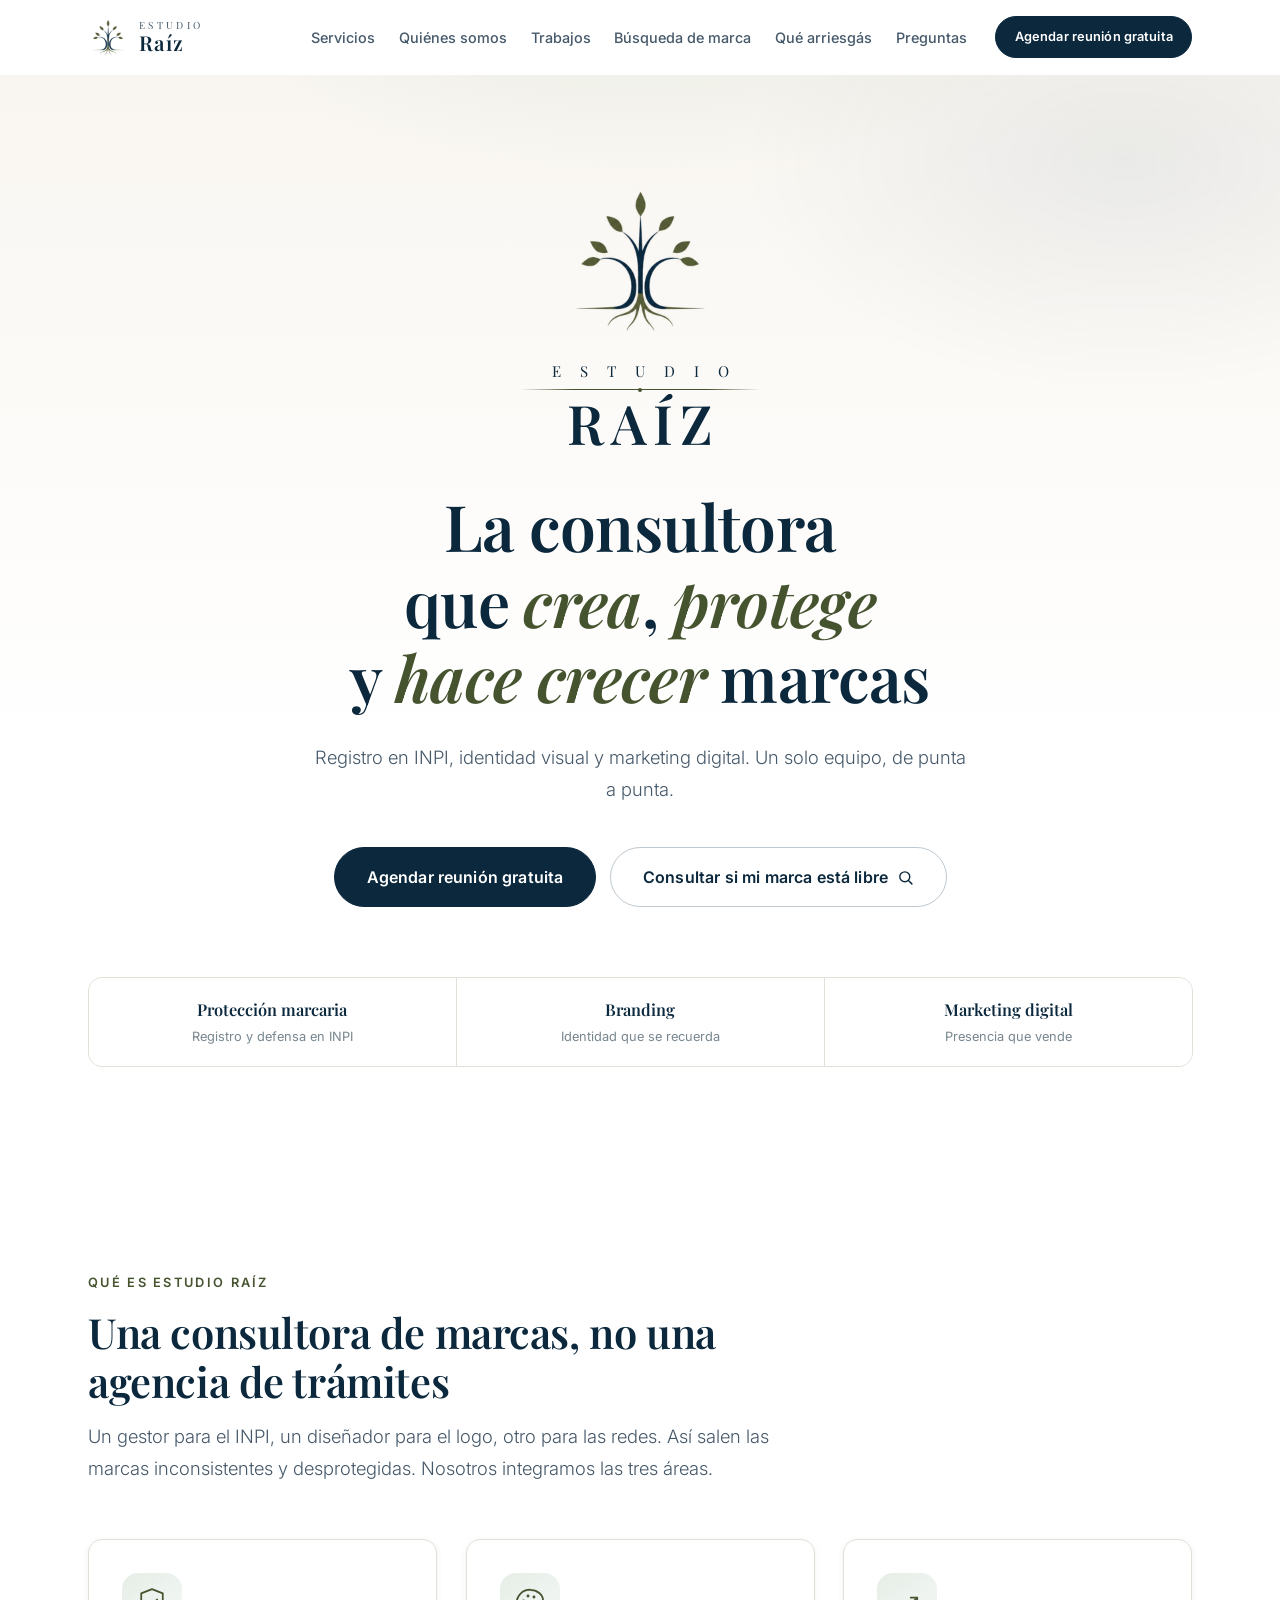
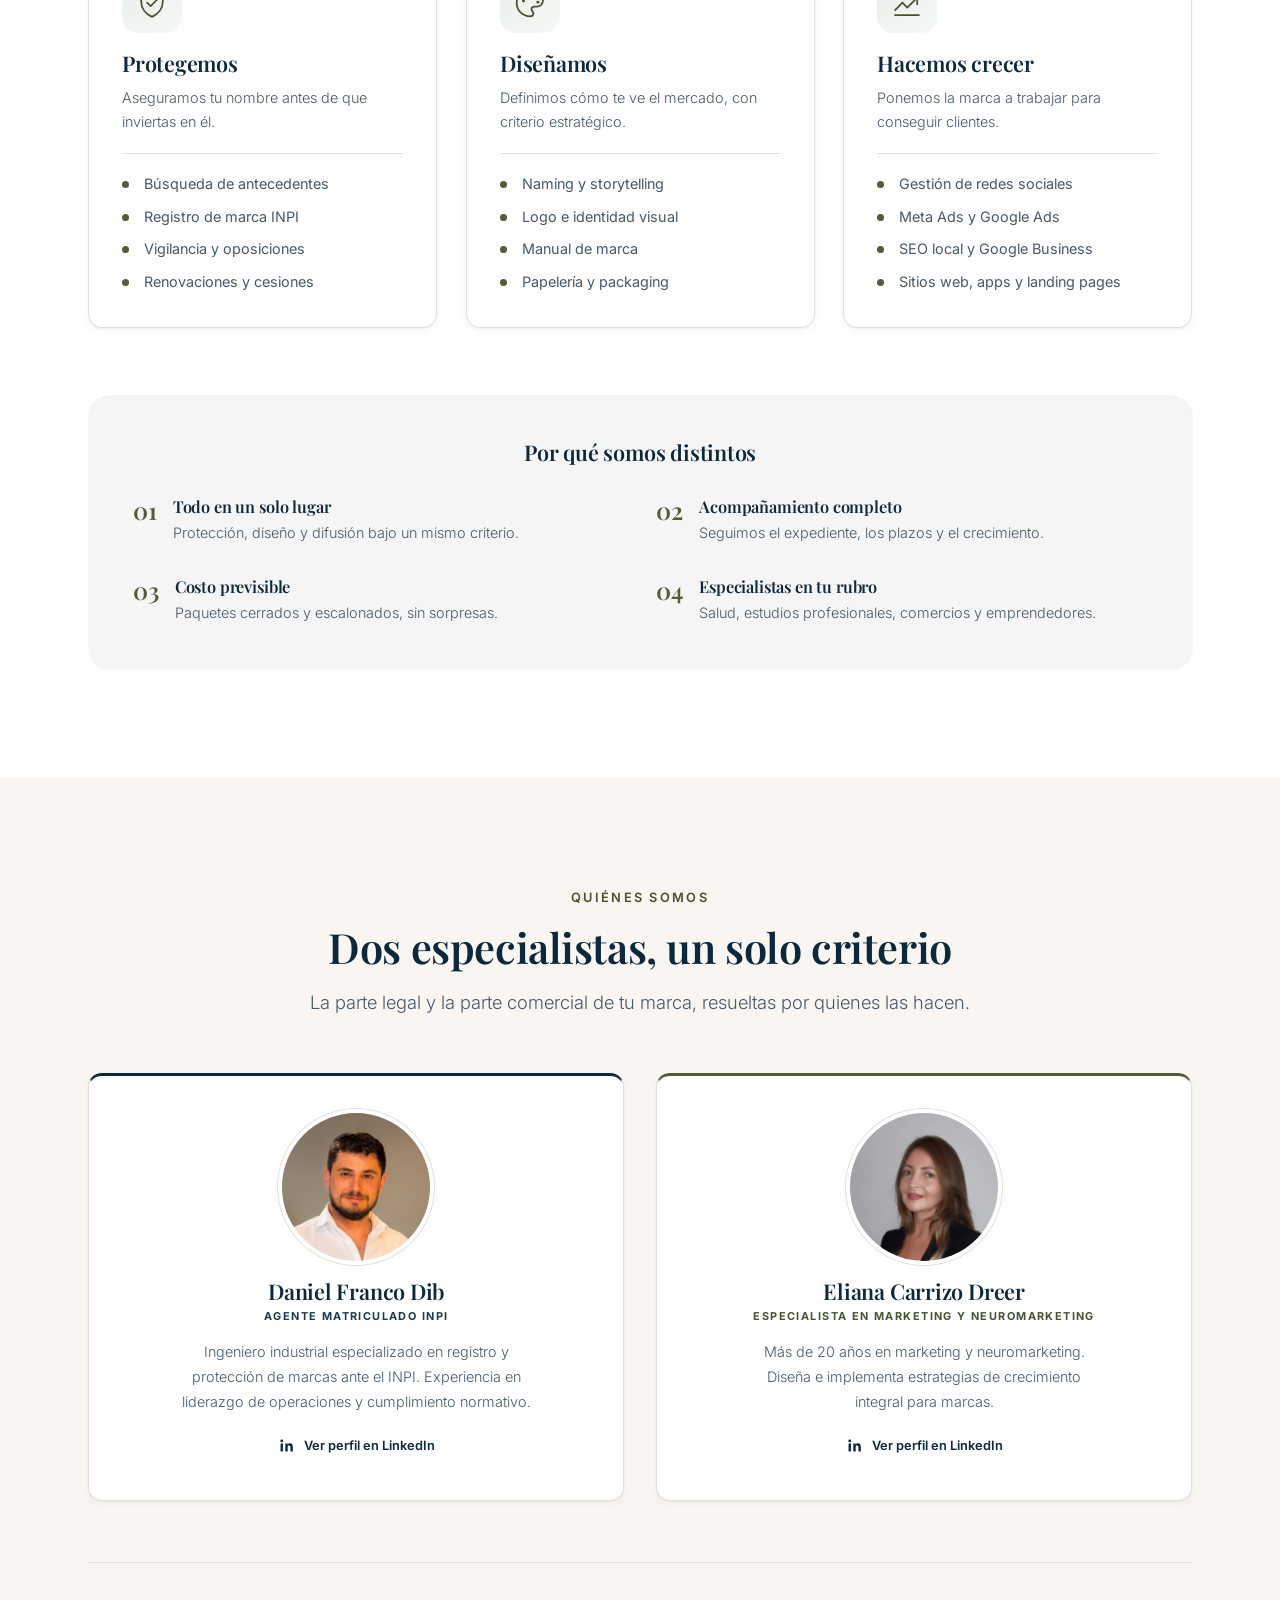
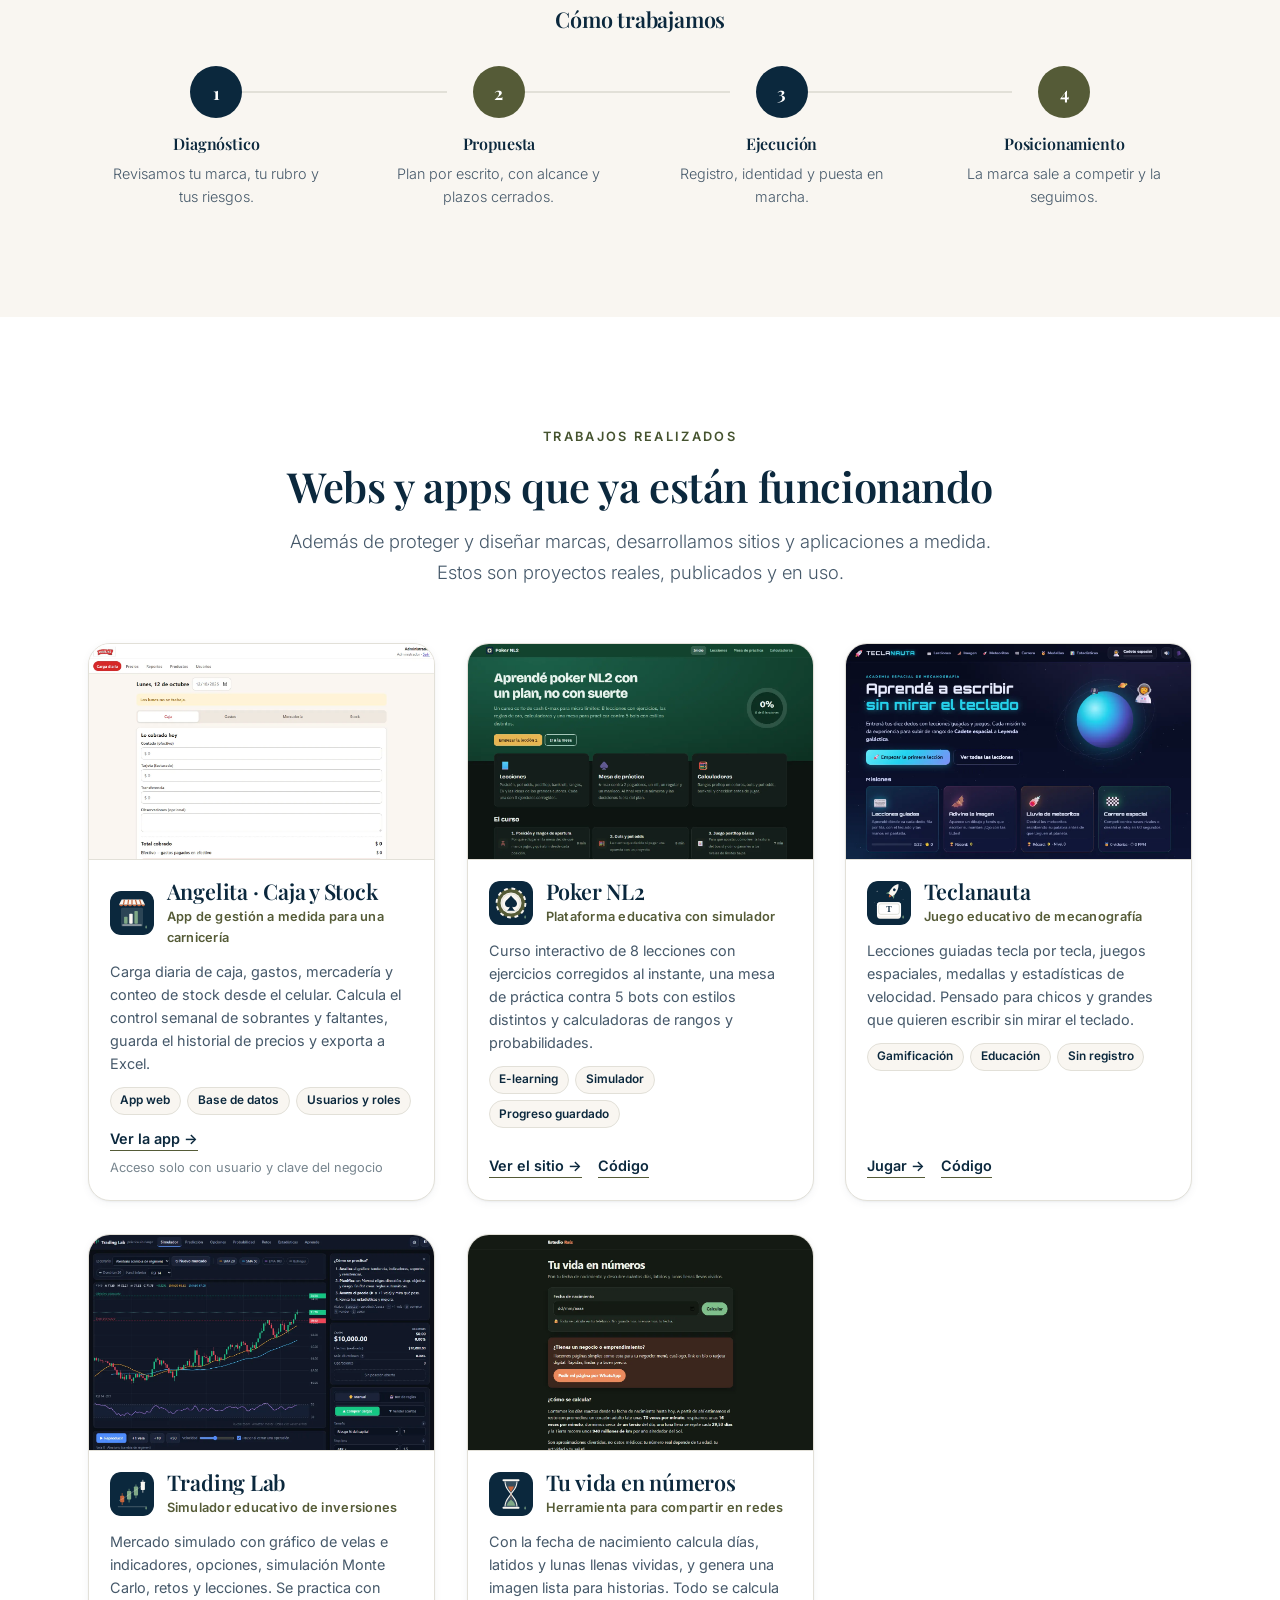
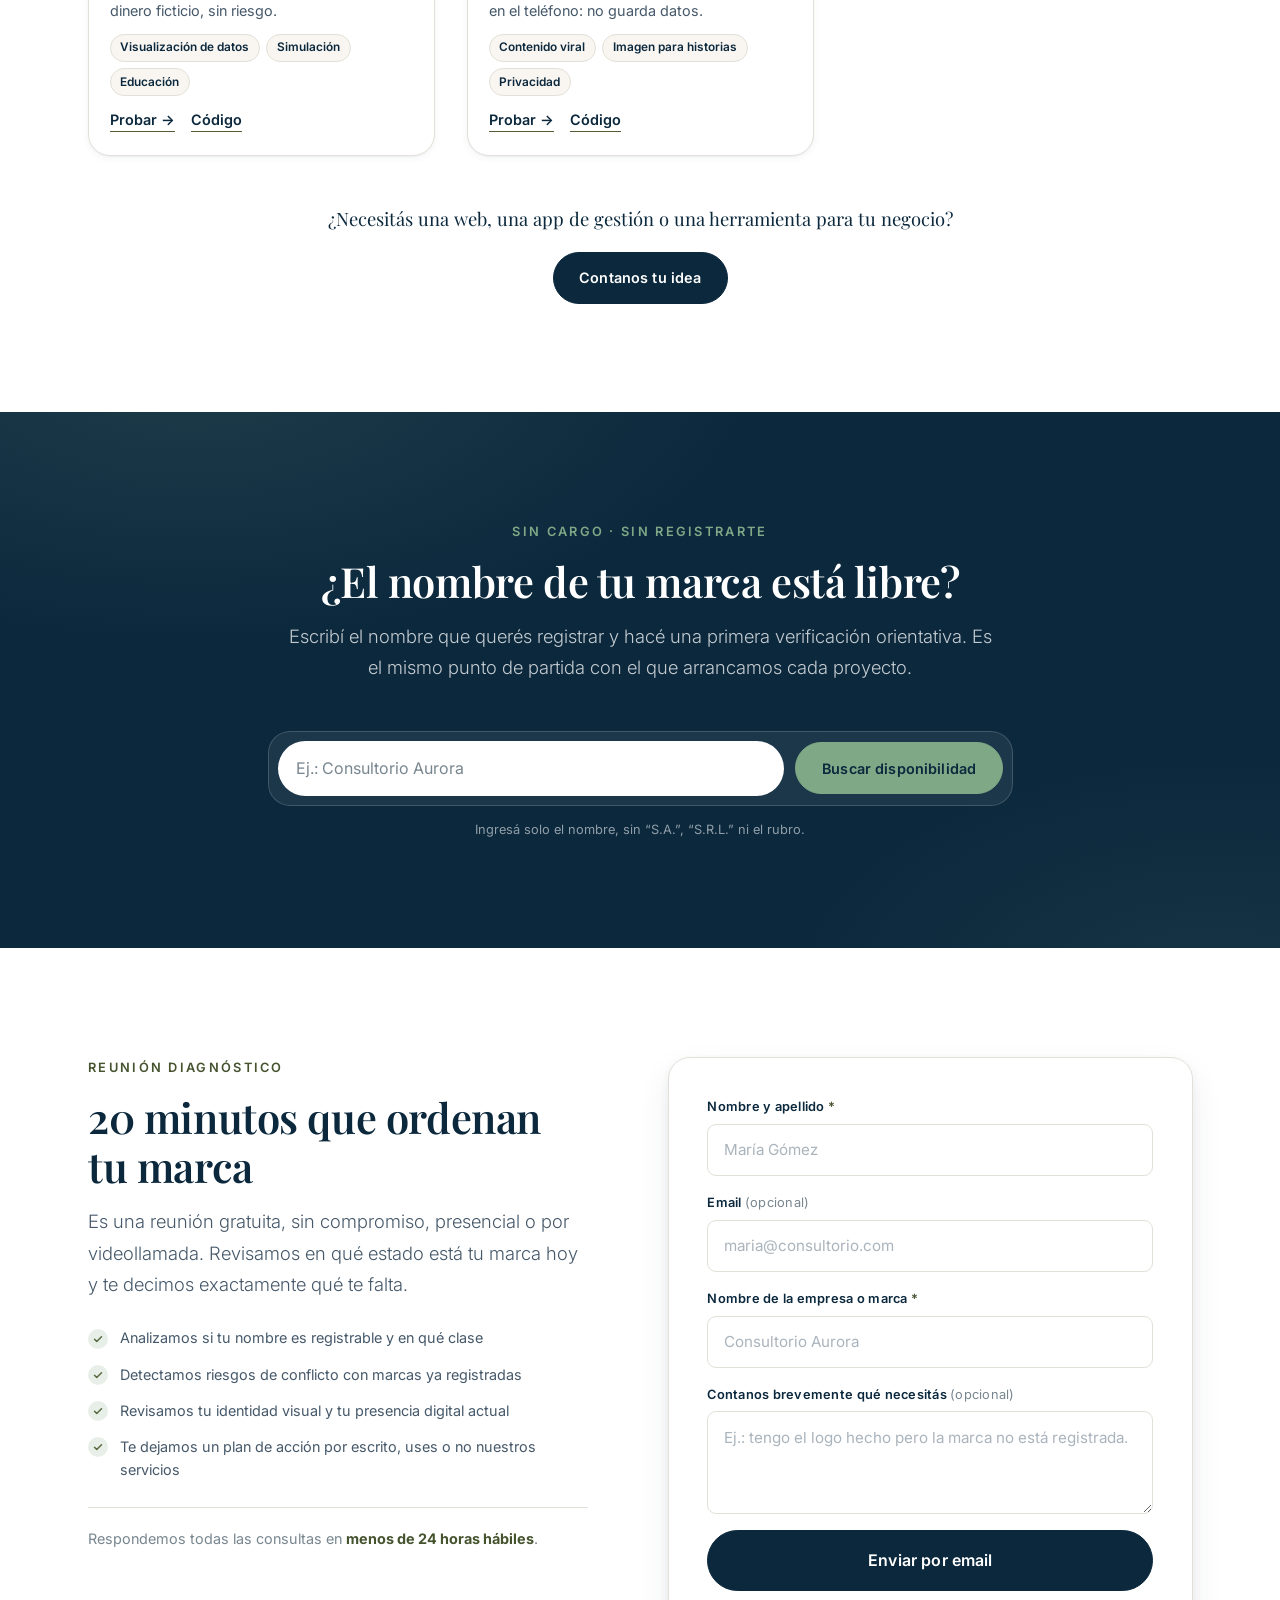
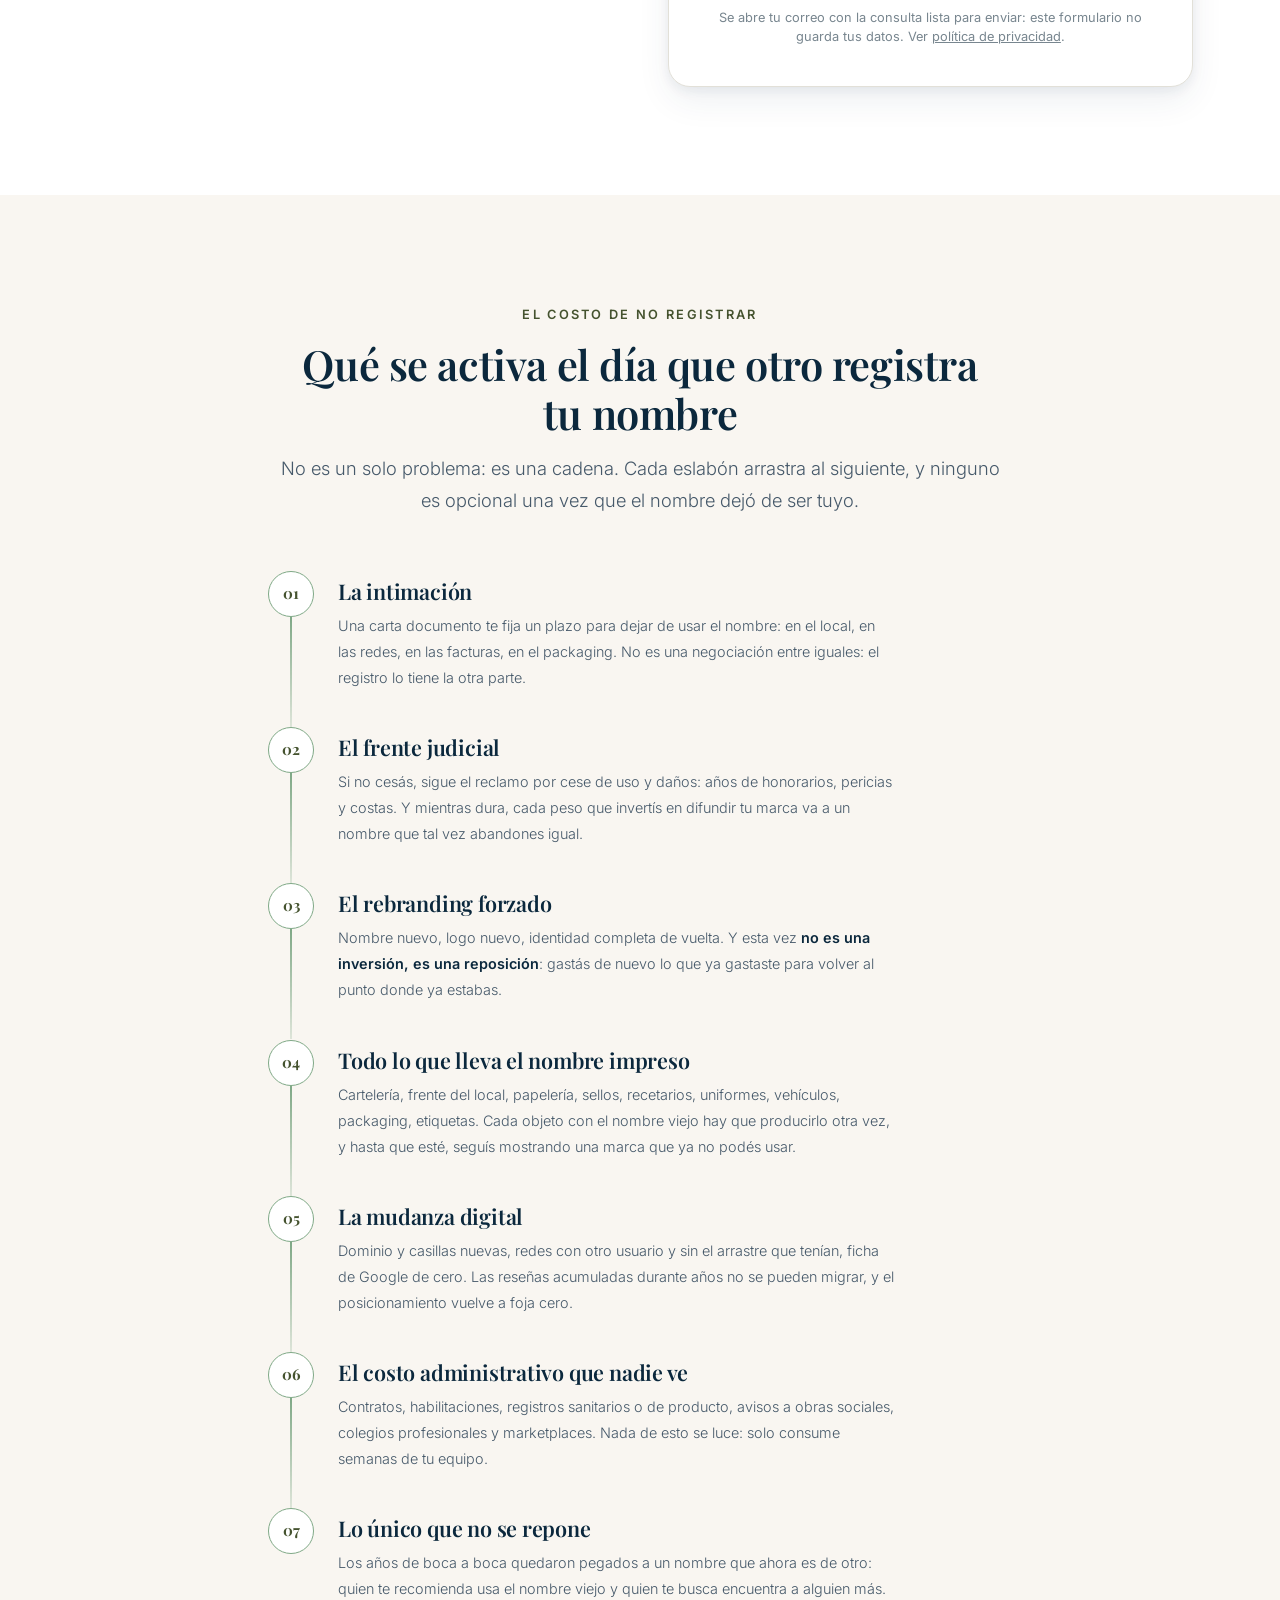
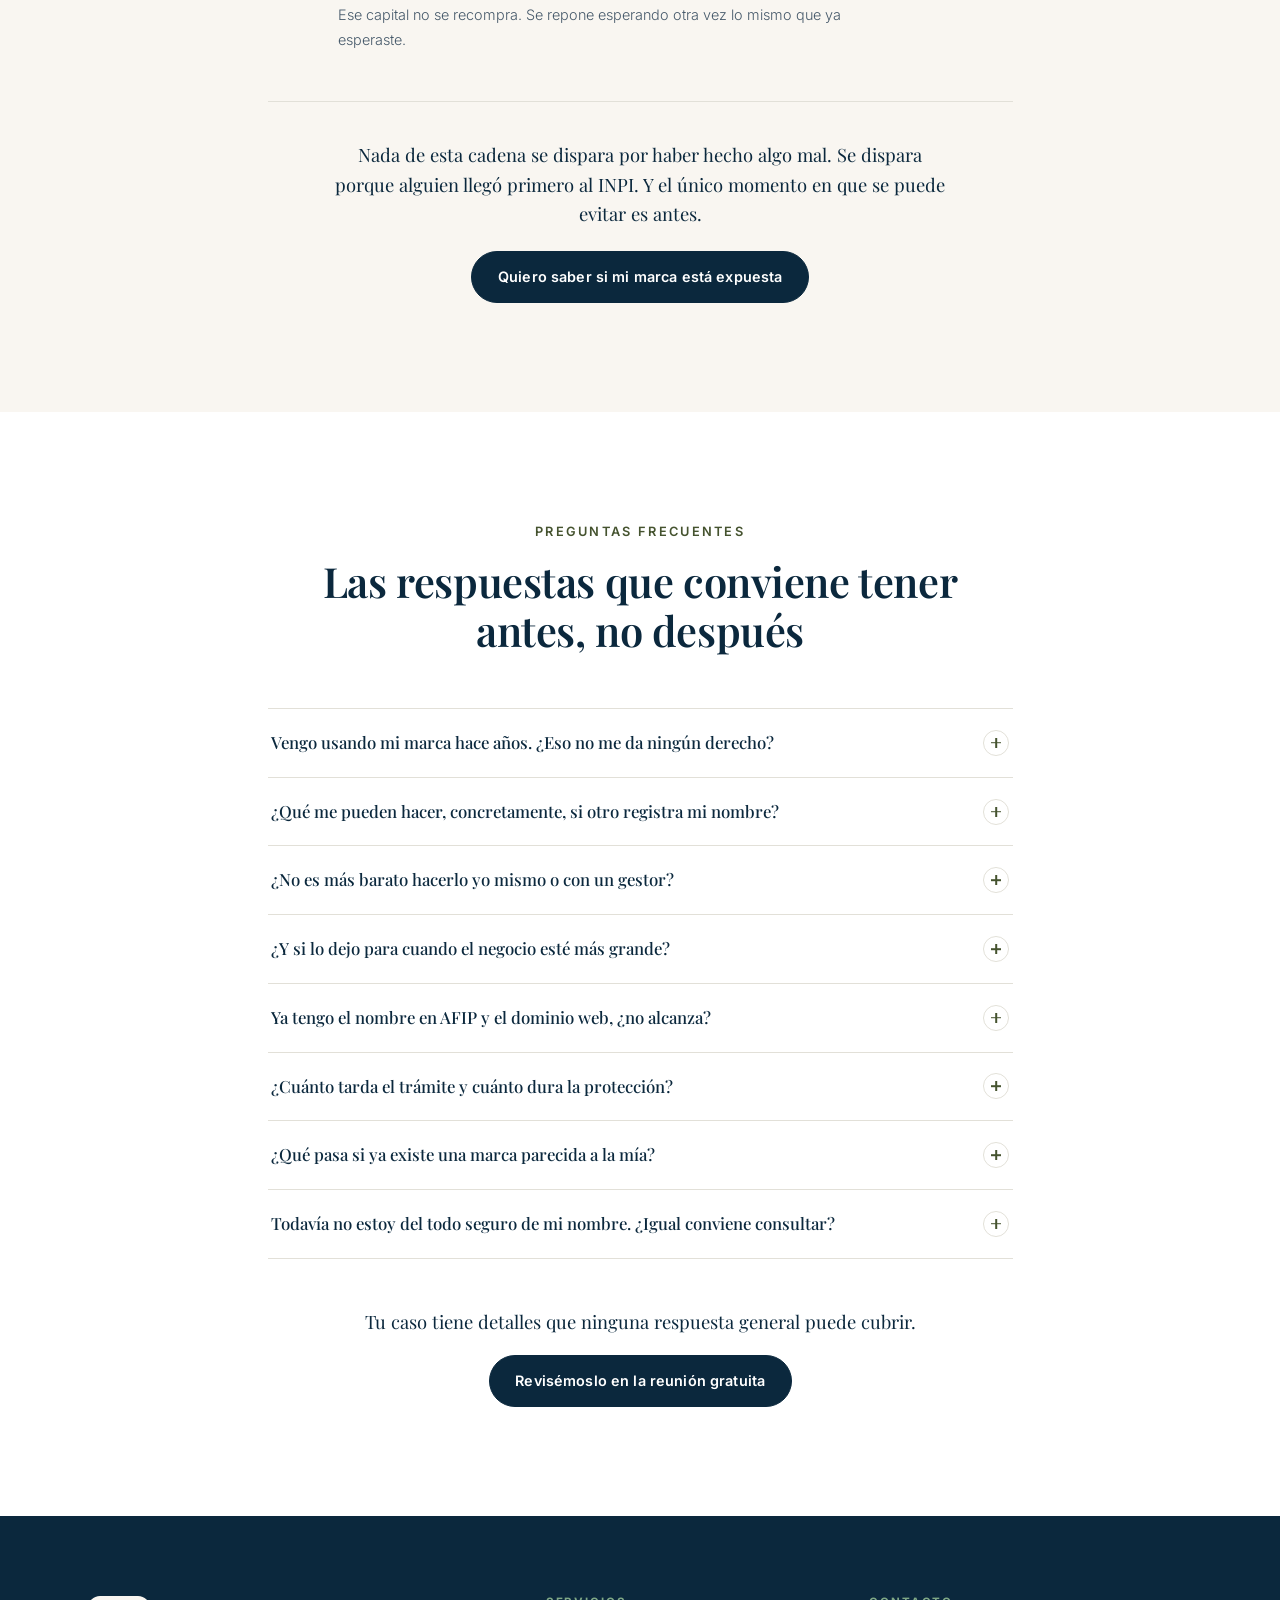
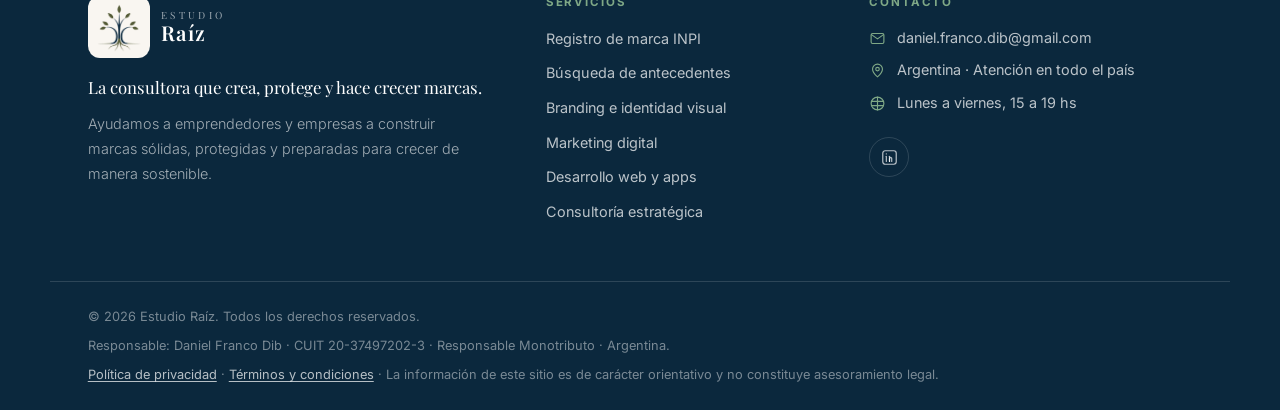
<file: web/index.html>
<!DOCTYPE html>
<html lang="es-AR" class="no-js">
<head>
  <meta charset="utf-8">
  <meta name="viewport" content="width=device-width, initial-scale=1">
  <title>Estudio Raíz — La consultora que crea, protege y hace crecer marcas</title>

  <!-- ==== SEO ==== -->
  <meta name="description" content="Consultora integral de marcas: registro en INPI, branding e identidad visual y marketing digital. Agendá una reunión diagnóstico gratuita y hacé la búsqueda de tu marca sin cargo.">
  <meta name="author" content="Estudio Raíz">
  <meta name="robots" content="index, follow">
  <meta name="theme-color" content="#0B283D">
  <link rel="canonical" href="https://xn--estudioraz-s8a.com.ar/">

  <!-- Open Graph / Twitter -->
  <meta property="og:type" content="website">
  <meta property="og:locale" content="es_AR">
  <meta property="og:site_name" content="Estudio Raíz">
  <meta property="og:title" content="Estudio Raíz — La consultora que crea, protege y hace crecer marcas">
  <meta property="og:description" content="Registro de marca en INPI, branding y marketing digital en un solo lugar. Reunión diagnóstico gratuita.">
  <meta property="og:url" content="https://xn--estudioraz-s8a.com.ar/">
  <meta property="og:image" content="https://xn--estudioraz-s8a.com.ar/assets/img/og-image.png">
  <meta name="twitter:card" content="summary_large_image">
  <meta name="twitter:title" content="Estudio Raíz — La consultora que crea, protege y hace crecer marcas">
  <meta name="twitter:description" content="Registro de marca en INPI, branding y marketing digital en un solo lugar.">
  <meta name="twitter:image" content="https://xn--estudioraz-s8a.com.ar/assets/img/og-image.png">

  <link rel="icon" href="assets/img/favicon-32.png" type="image/png" sizes="32x32">
  <link rel="apple-touch-icon" href="assets/img/apple-touch-icon.png" sizes="180x180">

  <!-- ==== Tipografía ==== -->
  <link rel="preconnect" href="https://fonts.googleapis.com">
  <link rel="preconnect" href="https://fonts.gstatic.com" crossorigin>
  <link rel="stylesheet" href="https://fonts.googleapis.com/css2?family=Playfair+Display:wght@400;500;600;700&family=Inter:wght@300;400;500;600;700&display=swap">

  <link rel="stylesheet" href="assets/css/styles.css">

  <!-- ==== Datos estructurados ==== -->
  <script type="application/ld+json">
  {
    "@context": "https://schema.org",
    "@type": "ProfessionalService",
    "name": "Estudio Raíz",
    "description": "Consultora especializada en la creación, protección y crecimiento de marcas. Integra protección marcaria (INPI), branding y marketing digital.",
    "slogan": "La consultora que crea, protege y hace crecer marcas",
    "url": "https://xn--estudioraz-s8a.com.ar/",
    "logo": "https://xn--estudioraz-s8a.com.ar/assets/img/logo.png",
    "email": "daniel.franco.dib@gmail.com",
    "areaServed": { "@type": "Country", "name": "Argentina" },
    "address": { "@type": "PostalAddress", "addressCountry": "AR" },
    "founder": [
      { "@type": "Person", "name": "Daniel Franco Dib", "sameAs": "https://www.linkedin.com/in/danielfdib/" },
      { "@type": "Person", "name": "Eliana Carrizo Dreer", "sameAs": "https://www.linkedin.com/in/elianacarrizodreer/" }
    ],
    "hasOfferCatalog": {
      "@type": "OfferCatalog",
      "name": "Servicios",
      "itemListElement": [
        { "@type": "Offer", "itemOffered": { "@type": "Service", "name": "Protección de marca — Registro INPI, búsqueda de antecedentes, vigilancia marcaria" } },
        { "@type": "Offer", "itemOffered": { "@type": "Service", "name": "Branding — Naming, identidad visual, manual de marca" } },
        { "@type": "Offer", "itemOffered": { "@type": "Service", "name": "Marketing digital — Redes, Meta Ads, SEO local, Google Business" } }
      ]
    }
  }
  </script>
</head>
<body>

<a class="skip-link" href="#contenido">Saltar al contenido</a>

<!-- ==================================================================
     NAV
     =================================================================== -->
<header class="site-header" id="header">
  <div class="wrap header-inner">
    <a class="brand" href="#inicio" aria-label="Estudio Raíz — Inicio">
      <img class="mark mark--sm" src="assets/img/logo-transparent.png" alt="" width="474" height="474" decoding="async">
      <span class="brand-text">
        <span class="brand-top">Estudio</span>
        <span class="brand-bottom">Raíz</span>
      </span>
    </a>

    <nav class="nav" id="nav" aria-label="Navegación principal">
      <ul class="nav-list">
        <li><a href="#servicios">Servicios</a></li>
        <li><a href="#quienes-somos">Quiénes somos</a></li>
        <li><a href="#trabajos">Trabajos</a></li>
        <li><a href="#busqueda">Búsqueda de marca</a></li>
        <li><a href="#riesgo">Qué arriesgás</a></li>
        <li><a href="#faq">Preguntas</a></li>
      </ul>
      <a class="btn btn--primary btn--sm nav-cta" href="#contacto">Agendar reunión gratuita</a>
    </nav>

    <button class="nav-toggle" id="navToggle" aria-expanded="false" aria-controls="nav" aria-label="Abrir menú">
      <span></span><span></span><span></span>
    </button>
  </div>
</header>


<main id="contenido">

  <!-- ================================================================
       1. HERO
       ================================================================= -->
  <section class="hero" id="inicio">
    <div class="hero-bg" aria-hidden="true"></div>
    <div class="wrap hero-inner">

      <img class="mark mark--hero reveal" src="assets/img/logo-transparent.png"
           alt="Isotipo de Estudio Raíz: un árbol con raíces y ramas"
           width="474" height="474" fetchpriority="high">

      <p class="hero-wordmark reveal" data-delay="1">
        <span class="hero-wordmark-top">E S T U D I O</span>
        <span class="hero-wordmark-rule" aria-hidden="true"></span>
        <span class="hero-wordmark-bottom">RAÍZ</span>
      </p>

      <h1 class="hero-title reveal" data-delay="2">
        La consultora que <em>crea</em>, <em>protege</em><br class="br-desktop"> y <em>hace crecer</em> marcas
      </h1>

      <p class="hero-sub reveal" data-delay="3">
        Registro en INPI, identidad visual y marketing digital.
        Un solo equipo, de punta a punta.
      </p>

      <div class="hero-actions reveal" data-delay="4">
        <a class="btn btn--primary btn--lg" href="#contacto">Agendar reunión gratuita</a>
        <a class="btn btn--ghost btn--lg" href="#busqueda">
          Consultar si mi marca está libre
          <svg viewBox="0 0 24 24" class="btn-ico" aria-hidden="true"><circle cx="11" cy="11" r="7"></circle><path d="M16.5 16.5 21 21"></path></svg>
        </a>
      </div>

      <ul class="hero-trust reveal" data-delay="5">
        <li><strong>Protección marcaria</strong><span>Registro y defensa en INPI</span></li>
        <li><strong>Branding</strong><span>Identidad que se recuerda</span></li>
        <li><strong>Marketing digital</strong><span>Presencia que vende</span></li>
      </ul>
    </div>
  </section>


  <!-- ================================================================
       2. PROPUESTA DE VALOR
       ================================================================= -->
  <section class="section section--light" id="servicios">
    <div class="wrap">
      <header class="section-head reveal">
        <p class="eyebrow">Qué es Estudio Raíz</p>
        <h2 class="section-title">Una consultora de marcas, no una agencia de trámites</h2>
        <p class="section-lead">
          Un gestor para el INPI, un diseñador para el logo, otro para las redes.
          Así salen las marcas inconsistentes y desprotegidas. Nosotros integramos las tres áreas.
        </p>
      </header>

      <div class="cards-3">
        <article class="card reveal" data-delay="1">
          <span class="card-ico" aria-hidden="true">
            <!-- Gráfico 1a: escudo con check -->
            <svg viewBox="0 0 60 60" class="svc-ico">
              <path d="M30 5.5 11 13v14.8C11 39.6 18.9 49.6 30 54.5 41.1 49.6 49 39.6 49 27.8V13L30 5.5Z"></path>
              <path d="m21.5 29.3 6.2 6.2L39 23.8"></path>
            </svg>
          </span>
          <h3>Protegemos</h3>
          <p>Aseguramos tu nombre antes de que inviertas en él.</p>
          <ul class="card-list">
            <li>Búsqueda de antecedentes</li>
            <li>Registro de marca INPI</li>
            <li>Vigilancia y oposiciones</li>
            <li>Renovaciones y cesiones</li>
          </ul>
        </article>

        <article class="card reveal" data-delay="2">
          <span class="card-ico" aria-hidden="true">
            <!-- Gráfico 1b: paleta de color -->
            <svg viewBox="0 0 60 60" class="svc-ico">
              <path d="M30 6.5C17 6.5 6.5 17 6.5 30S17 53.5 30 53.5c3.6 0 6-2.1 6-5 0-1.6-.8-2.6-1.7-3.6-.9-1-1.7-2-1.7-3.5 0-2.7 2.2-4.9 5-4.9h3.6c6.8 0 11.8-4.9 11.8-11.2 0-10-10.2-18.4-23-18.4Z"></path>
              <circle cx="18.5" cy="26.5" r="2.6"></circle>
              <circle cx="26.5" cy="17.5" r="2.6"></circle>
              <circle cx="37" cy="19.5" r="2.6"></circle>
              <circle cx="44" cy="28.5" r="2.6"></circle>
            </svg>
          </span>
          <h3>Diseñamos</h3>
          <p>Definimos cómo te ve el mercado, con criterio estratégico.</p>
          <ul class="card-list">
            <li>Naming y storytelling</li>
            <li>Logo e identidad visual</li>
            <li>Manual de marca</li>
            <li>Papelería y packaging</li>
          </ul>
        </article>

        <article class="card reveal" data-delay="3">
          <span class="card-ico" aria-hidden="true">
            <!-- Gráfico 1c: curva ascendente -->
            <svg viewBox="0 0 60 60" class="svc-ico">
              <path d="M9 42.5 22 29.5l8.5 8.5L48 20.5"></path>
              <path d="M36.5 20.5H48V32"></path>
              <path d="M9 51.5h42"></path>
            </svg>
          </span>
          <h3>Hacemos crecer</h3>
          <p>Ponemos la marca a trabajar para conseguir clientes.</p>
          <ul class="card-list">
            <li>Gestión de redes sociales</li>
            <li>Meta Ads y Google Ads</li>
            <li>SEO local y Google Business</li>
            <li>Sitios web, apps y landing pages</li>
          </ul>
        </article>
      </div>

      <div class="diff reveal">
        <h3 class="diff-title">Por qué somos distintos</h3>
        <ul class="diff-list">
          <li>
            <span class="diff-num">01</span>
            <div>
              <h4>Todo en un solo lugar</h4>
              <p>Protección, diseño y difusión bajo un mismo criterio.</p>
            </div>
          </li>
          <li>
            <span class="diff-num">02</span>
            <div>
              <h4>Acompañamiento completo</h4>
              <p>Seguimos el expediente, los plazos y el crecimiento.</p>
            </div>
          </li>
          <li>
            <span class="diff-num">03</span>
            <div>
              <h4>Costo previsible</h4>
              <p>Paquetes cerrados y escalonados, sin sorpresas.</p>
            </div>
          </li>
          <li>
            <span class="diff-num">04</span>
            <div>
              <h4>Especialistas en tu rubro</h4>
              <p>Salud, estudios profesionales, comercios y emprendedores.</p>
            </div>
          </li>
        </ul>
      </div>
    </div>
  </section>


  <!-- ================================================================
       3. QUIÉNES SOMOS
       ================================================================= -->
  <section class="section section--cream" id="quienes-somos">
    <div class="wrap">
      <header class="section-head section-head--center reveal">
        <p class="eyebrow">Quiénes somos</p>
        <h2 class="section-title">Dos especialistas, un solo criterio</h2>
        <p class="section-lead">
          La parte legal y la parte comercial de tu marca, resueltas por quienes las hacen.
        </p>
      </header>

      <div class="team">
        <article class="member member--navy reveal" data-delay="1">
          <img class="member-photo"
               src="assets/img/daniel-franco-dib.jpg"
               alt="Retrato de Daniel Franco Dib"
               width="640" height="640" loading="lazy" decoding="async">
          <h3 class="member-name">Daniel Franco Dib</h3>
          <p class="member-role">Agente matriculado INPI</p>
          <p class="member-bio">
            Ingeniero industrial especializado en registro y protección de marcas ante el INPI.
            Experiencia en liderazgo de operaciones y cumplimiento normativo.
          </p>
          <a class="member-link" href="https://www.linkedin.com/in/danielfdib/"
             target="_blank" rel="noopener noreferrer">
            <svg viewBox="0 0 24 24" aria-hidden="true" class="member-in">
              <path d="M4.5 9.5h3v10h-3zM6 4.5a1.75 1.75 0 1 0 0 3.5 1.75 1.75 0 0 0 0-3.5Z"></path>
              <path d="M10.5 9.5h2.9v1.4a3.2 3.2 0 0 1 2.9-1.6c2.4 0 3.7 1.5 3.7 4.3v5.9h-3v-5.2c0-1.4-.5-2.2-1.7-2.2-1 0-1.8.7-1.8 2.2v5.2h-3Z"></path>
            </svg>
            <span>Ver perfil en LinkedIn<span class="sr-only"> de Daniel Franco Dib</span></span>
          </a>
        </article>

        <article class="member member--green reveal" data-delay="2">
          <img class="member-photo"
               src="assets/img/eliana-carrizo-dreer.jpg"
               alt="Retrato de Eliana Carrizo Dreer"
               width="640" height="640" loading="lazy" decoding="async">
          <h3 class="member-name">Eliana Carrizo Dreer</h3>
          <p class="member-role">Especialista en Marketing y Neuromarketing</p>
          <p class="member-bio">
            Más de 20 años en marketing y neuromarketing. Diseña e implementa estrategias
            de crecimiento integral para marcas.
          </p>
          <a class="member-link" href="https://www.linkedin.com/in/elianacarrizodreer/"
             target="_blank" rel="noopener noreferrer">
            <svg viewBox="0 0 24 24" aria-hidden="true" class="member-in">
              <path d="M4.5 9.5h3v10h-3zM6 4.5a1.75 1.75 0 1 0 0 3.5 1.75 1.75 0 0 0 0-3.5Z"></path>
              <path d="M10.5 9.5h2.9v1.4a3.2 3.2 0 0 1 2.9-1.6c2.4 0 3.7 1.5 3.7 4.3v5.9h-3v-5.2c0-1.4-.5-2.2-1.7-2.2-1 0-1.8.7-1.8 2.2v5.2h-3Z"></path>
            </svg>
            <span>Ver perfil en LinkedIn<span class="sr-only"> de Eliana Carrizo Dreer</span></span>
          </a>
        </article>
      </div>

      <!-- ============================================================
           Gráfico 2: proceso de 4 pasos.
           Va en HTML + CSS y no en un SVG único porque tiene que
           pasar de fila horizontal a columna en mobile.
           ============================================================ -->
      <div class="process-wrap reveal">
        <h3 class="process-title">Cómo trabajamos</h3>
        <ol class="process">
          <li class="process-step">
            <span class="process-dot" aria-hidden="true">1</span>
            <h4>Diagnóstico</h4>
            <p>Revisamos tu marca, tu rubro y tus riesgos.</p>
          </li>
          <li class="process-step">
            <span class="process-dot" aria-hidden="true">2</span>
            <h4>Propuesta</h4>
            <p>Plan por escrito, con alcance y plazos cerrados.</p>
          </li>
          <li class="process-step">
            <span class="process-dot" aria-hidden="true">3</span>
            <h4>Ejecución</h4>
            <p>Registro, identidad y puesta en marcha.</p>
          </li>
          <li class="process-step">
            <span class="process-dot" aria-hidden="true">4</span>
            <h4>Posicionamiento</h4>
            <p>La marca sale a competir y la seguimos.</p>
          </li>
        </ol>
      </div>
    </div>
  </section>


  <!-- ================================================================
       3b. TRABAJOS REALIZADOS
       ================================================================= -->
  <section class="section section--light" id="trabajos">
    <div class="wrap">
      <header class="section-head section-head--center reveal">
        <p class="eyebrow">Trabajos realizados</p>
        <h2 class="section-title">Webs y apps que ya están funcionando</h2>
        <p class="section-lead">
          Además de proteger y diseñar marcas, desarrollamos sitios y aplicaciones a medida.
          Estos son proyectos reales, publicados y en uso.
        </p>
      </header>

      <div class="works">
        <article class="work reveal" data-delay="1">
          <a class="work-shot" href="https://angelita-app.vercel.app" target="_blank" rel="noopener" aria-label="Abrir Angelita · Caja y Stock">
            <img src="assets/img/trabajos/captura-angelita.webp" alt="Pantalla de carga diaria de la app Angelita, con caja, gastos, mercadería y stock" width="1280" height="800" loading="lazy" decoding="async">
          </a>
          <div class="work-body">
            <div class="work-head">
              <img class="work-logo" src="assets/img/trabajos/angelita.svg" alt="" width="44" height="44" loading="lazy">
              <div><h3>Angelita · Caja y Stock</h3><p class="work-type">App de gestión a medida para una carnicería</p></div>
            </div>
            <p>Carga diaria de caja, gastos, mercadería y conteo de stock desde el celular. Calcula el control semanal de sobrantes y faltantes, guarda el historial de precios y exporta a Excel.</p>
            <ul class="work-tags"><li>App web</li><li>Base de datos</li><li>Usuarios y roles</li></ul>
            <p class="work-links"><a href="https://angelita-app.vercel.app" target="_blank" rel="noopener">Ver la app →</a> <span class="work-note">Acceso solo con usuario y clave del negocio</span></p>
          </div>
        </article>

        <article class="work reveal" data-delay="2">
          <a class="work-shot" href="https://mesa-practica-poker.vercel.app" target="_blank" rel="noopener" aria-label="Abrir Poker NL2">
            <img src="assets/img/trabajos/captura-poker.webp" alt="Inicio del curso Poker NL2 con progreso, lecciones, mesa y calculadoras" width="1280" height="800" loading="lazy" decoding="async">
          </a>
          <div class="work-body">
            <div class="work-head">
              <img class="work-logo" src="assets/img/trabajos/mesa-poker.svg" alt="" width="44" height="44" loading="lazy">
              <div><h3>Poker NL2</h3><p class="work-type">Plataforma educativa con simulador</p></div>
            </div>
            <p>Curso interactivo de 8 lecciones con ejercicios corregidos al instante, una mesa de práctica contra 5 bots con estilos distintos y calculadoras de rangos y probabilidades.</p>
            <ul class="work-tags"><li>E-learning</li><li>Simulador</li><li>Progreso guardado</li></ul>
            <p class="work-links"><a href="https://mesa-practica-poker.vercel.app" target="_blank" rel="noopener">Ver el sitio →</a> <a href="https://github.com/Danielfdib/mesa-practica-poker" target="_blank" rel="noopener">Código</a></p>
          </div>
        </article>

        <article class="work reveal" data-delay="1">
          <a class="work-shot" href="https://teclanauta.vercel.app" target="_blank" rel="noopener" aria-label="Abrir Teclanauta">
            <img src="assets/img/trabajos/captura-teclanauta.webp" alt="Inicio de Teclanauta, academia espacial de mecanografía, con sus misiones" width="1280" height="800" loading="lazy" decoding="async">
          </a>
          <div class="work-body">
            <div class="work-head">
              <img class="work-logo" src="assets/img/trabajos/teclanauta.svg" alt="" width="44" height="44" loading="lazy">
              <div><h3>Teclanauta</h3><p class="work-type">Juego educativo de mecanografía</p></div>
            </div>
            <p>Lecciones guiadas tecla por tecla, juegos espaciales, medallas y estadísticas de velocidad. Pensado para chicos y grandes que quieren escribir sin mirar el teclado.</p>
            <ul class="work-tags"><li>Gamificación</li><li>Educación</li><li>Sin registro</li></ul>
            <p class="work-links"><a href="https://teclanauta.vercel.app" target="_blank" rel="noopener">Jugar →</a> <a href="https://github.com/Danielfdib/teclanauta" target="_blank" rel="noopener">Código</a></p>
          </div>
        </article>

        <article class="work reveal" data-delay="2">
          <a class="work-shot" href="https://trading-lab-raiz.vercel.app" target="_blank" rel="noopener" aria-label="Abrir Trading Lab">
            <img src="assets/img/trabajos/captura-trading-lab.webp" alt="Simulador de Trading Lab con gráfico de velas, indicadores y panel de órdenes" width="1280" height="800" loading="lazy" decoding="async">
          </a>
          <div class="work-body">
            <div class="work-head">
              <img class="work-logo" src="assets/img/trabajos/trading-lab.svg" alt="" width="44" height="44" loading="lazy">
              <div><h3>Trading Lab</h3><p class="work-type">Simulador educativo de inversiones</p></div>
            </div>
            <p>Mercado simulado con gráfico de velas e indicadores, opciones, simulación Monte Carlo, retos y lecciones. Se practica con dinero ficticio, sin riesgo.</p>
            <ul class="work-tags"><li>Visualización de datos</li><li>Simulación</li><li>Educación</li></ul>
            <p class="work-links"><a href="https://trading-lab-raiz.vercel.app" target="_blank" rel="noopener">Probar →</a> <a href="https://github.com/Danielfdib/trading-lab" target="_blank" rel="noopener">Código</a></p>
          </div>
        </article>

        <article class="work reveal" data-delay="1">
          <a class="work-shot" href="https://mi-vida-en-numeros.vercel.app" target="_blank" rel="noopener" aria-label="Abrir Tu vida en números">
            <img src="assets/img/trabajos/captura-mi-vida-en-numeros.webp" alt="Herramienta Tu vida en números con el campo de fecha de nacimiento" width="1280" height="800" loading="lazy" decoding="async">
          </a>
          <div class="work-body">
            <div class="work-head">
              <img class="work-logo" src="assets/img/trabajos/tu-vida-en-numeros.svg" alt="" width="44" height="44" loading="lazy">
              <div><h3>Tu vida en números</h3><p class="work-type">Herramienta para compartir en redes</p></div>
            </div>
            <p>Con la fecha de nacimiento calcula días, latidos y lunas llenas vividas, y genera una imagen lista para historias. Todo se calcula en el teléfono: no guarda datos.</p>
            <ul class="work-tags"><li>Contenido viral</li><li>Imagen para historias</li><li>Privacidad</li></ul>
            <p class="work-links"><a href="https://mi-vida-en-numeros.vercel.app" target="_blank" rel="noopener">Probar →</a> <a href="https://github.com/Danielfdib/tu-vida-en-numeros" target="_blank" rel="noopener">Código</a></p>
          </div>
        </article>
      </div>

      <div class="faq-cta reveal">
        <p>¿Necesitás una web, una app de gestión o una herramienta para tu negocio?</p>
        <a class="btn btn--primary" href="#contacto">Contanos tu idea</a>
      </div>
    </div>
  </section>


  <!-- ================================================================
       4. BÚSQUEDA DE MARCA (simulada)
       ================================================================= -->
  <section class="section section--dark" id="busqueda">
    <div class="wrap wrap--narrow">
      <header class="section-head section-head--center reveal">
        <p class="eyebrow eyebrow--light">Sin cargo · Sin registrarte</p>
        <h2 class="section-title">¿El nombre de tu marca está libre?</h2>
        <p class="section-lead">
          Escribí el nombre que querés registrar y hacé una primera verificación orientativa.
          Es el mismo punto de partida con el que arrancamos cada proyecto.
        </p>
      </header>

      <form class="search-box reveal" id="searchForm" novalidate>
        <label class="sr-only" for="brandName">Nombre de la marca a consultar</label>
        <div class="search-row">
          <input
            type="text"
            id="brandName"
            name="brandName"
            class="search-input"
            placeholder="Ej.: Consultorio Aurora"
            autocomplete="organization"
            maxlength="60"
            aria-describedby="searchHint">
          <button type="submit" class="btn btn--leaf" id="searchBtn">
            <span class="btn-label">Buscar disponibilidad</span>
            <span class="spinner" aria-hidden="true"></span>
          </button>
        </div>
        <p class="search-hint" id="searchHint">Ingresá solo el nombre, sin “S.A.”, “S.R.L.” ni el rubro.</p>
      </form>

      <!-- Resultado -->
      <div class="search-result" id="searchResult" role="status" aria-live="polite" hidden>
        <div class="result-card" id="resultCard">
          <div class="result-head">
            <span class="result-badge" id="resultBadge"></span>
            <p class="result-name">Consulta para <strong id="resultName"></strong></p>
          </div>
          <p class="result-text" id="resultText"></p>
          <div class="result-steps" id="resultSteps"></div>
          <p class="result-disclaimer">
            <svg viewBox="0 0 24 24" aria-hidden="true"><circle cx="12" cy="12" r="9"></circle><path d="M12 11v5.5"></path><path d="M12 7.6v.9"></path></svg>
            Esta búsqueda es orientativa y no constituye un informe oficial del INPI.
            En la reunión diagnóstico hacemos la búsqueda detallada de antecedentes,
            por clase de Niza y con análisis fonético.
          </p>
          <a class="btn btn--primary" href="#contacto" id="resultCta">Quiero la búsqueda detallada gratuita</a>
        </div>
      </div>
    </div>
  </section>


  <!-- ================================================================
       5. FORMULARIO DE CONTACTO
       ================================================================= -->
  <section class="section section--light" id="contacto">
    <div class="wrap contact-grid">

      <div class="contact-intro reveal">
        <p class="eyebrow">Reunión diagnóstico</p>
        <h2 class="section-title">20 minutos que ordenan tu marca</h2>
        <p class="section-lead">
          Es una reunión gratuita, sin compromiso, presencial o por videollamada.
          Revisamos en qué estado está tu marca hoy y te decimos exactamente qué te falta.
        </p>
        <ul class="check-list">
          <li>Analizamos si tu nombre es registrable y en qué clase</li>
          <li>Detectamos riesgos de conflicto con marcas ya registradas</li>
          <li>Revisamos tu identidad visual y tu presencia digital actual</li>
          <li>Te dejamos un plan de acción por escrito, uses o no nuestros servicios</li>
        </ul>
        <p class="contact-note">
          Respondemos todas las consultas en <strong>menos de 24 horas hábiles</strong>.
        </p>
      </div>

      <div class="form-panel reveal" data-delay="1">
        <!-- Al enviar se abre el correo con la consulta escrita (ver CONFIG en assets/js/main.js). -->
        <form id="leadForm" class="lead-form" novalidate>
          <div class="field">
            <label for="nombre">Nombre y apellido <span aria-hidden="true">*</span></label>
            <input type="text" id="nombre" name="nombre" autocomplete="name" required placeholder="María Gómez">
            <p class="field-error" data-error-for="nombre"></p>
          </div>

          <div class="field">
            <label for="email">Email <span class="optional">(opcional)</span></label>
            <input type="email" id="email" name="email" autocomplete="email" placeholder="maria@consultorio.com">
            <p class="field-error" data-error-for="email"></p>
          </div>

          <div class="field">
            <label for="empresa">Nombre de la empresa o marca <span aria-hidden="true">*</span></label>
            <input type="text" id="empresa" name="empresa" autocomplete="organization" required placeholder="Consultorio Aurora">
            <p class="field-error" data-error-for="empresa"></p>
          </div>

          <div class="field">
            <label for="mensaje">Contanos brevemente qué necesitás <span class="optional">(opcional)</span></label>
            <textarea id="mensaje" name="mensaje" rows="3" placeholder="Ej.: tengo el logo hecho pero la marca no está registrada."></textarea>
          </div>

          <!-- Anti-spam: campo trampa, invisible para personas -->
          <div class="hp" aria-hidden="true">
            <label for="website">No completar</label>
            <input type="text" id="website" name="website" tabindex="-1" autocomplete="off">
          </div>

          <!-- Metadatos que viajan con el lead -->
          <input type="hidden" name="marcaConsultada" id="marcaConsultada" value="">
          <input type="hidden" name="origen" id="origen" value="landing-estudio-raiz">

          <button type="submit" class="btn btn--primary btn--block btn--lg" id="leadSubmit">
            <span class="btn-label">Enviar por email</span>
            <span class="spinner" aria-hidden="true"></span>
          </button>

          <p class="form-legal">
            Se abre tu correo con la consulta lista para enviar: este formulario no guarda tus datos.
            Ver <a href="/privacidad">política de privacidad</a>.
          </p>
          <p class="form-status" id="formStatus" role="alert" aria-live="assertive"></p>
        </form>

        <!-- Mensaje de éxito -->
        <div class="form-success" id="formSuccess" hidden>
          <span class="success-ico" aria-hidden="true">
            <svg viewBox="0 0 24 24"><path d="m5 12.5 4.5 4.5L19 7.5"></path></svg>
          </span>
          <h3>¡Listo! Solo falta tocar “Enviar” en tu correo</h3>
          <p>Abrimos tu correo con la consulta escrita. Si no se abrió, <a id="mailFallback" href="mailto:daniel.franco.dib@gmail.com">tocá acá</a> o escribinos a daniel.franco.dib@gmail.com. Te respondemos en menos de 24 horas hábiles para coordinar la reunión.</p>
          <button type="button" class="btn btn--ghost btn--sm" id="formReset">Enviar otra consulta</button>
        </div>
      </div>
    </div>
  </section>


  <!-- ================================================================
       6. EL COSTO DE NO REGISTRAR
       ----------------------------------------------------------------
       Reemplaza a la sección de casos de éxito, que usaba clientes
       ficticios. Todo lo que se afirma acá es verificable: es la
       secuencia real de consecuencias de perder la titularidad del
       nombre. No se citan importes a propósito.
       ================================================================= -->
  <section class="section section--cream" id="riesgo">
    <div class="wrap wrap--narrow">
      <header class="section-head section-head--center reveal">
        <p class="eyebrow">El costo de no registrar</p>
        <h2 class="section-title">Qué se activa el día que otro registra tu nombre</h2>
        <p class="section-lead">
          No es un solo problema: es una cadena. Cada eslabón arrastra al siguiente, y ninguno es opcional
          una vez que el nombre dejó de ser tuyo.
        </p>
      </header>

      <ol class="cascade">
        <li class="cascade-step reveal">
          <span class="cascade-num" aria-hidden="true">01</span>
          <div class="cascade-body">
            <h3>La intimación</h3>
            <p>
              Una carta documento te fija un plazo para dejar de usar el nombre: en el local, en las redes, en
              las facturas, en el packaging. No es una negociación entre iguales: el registro lo tiene la otra parte.
            </p>
          </div>
        </li>

        <li class="cascade-step reveal">
          <span class="cascade-num" aria-hidden="true">02</span>
          <div class="cascade-body">
            <h3>El frente judicial</h3>
            <p>
              Si no cesás, sigue el reclamo por cese de uso y daños: años de honorarios, pericias y costas. Y
              mientras dura, cada peso que invertís en difundir tu marca va a un nombre que tal vez abandones igual.
            </p>
          </div>
        </li>

        <li class="cascade-step reveal">
          <span class="cascade-num" aria-hidden="true">03</span>
          <div class="cascade-body">
            <h3>El rebranding forzado</h3>
            <p>
              Nombre nuevo, logo nuevo, identidad completa de vuelta. Y esta vez
              <strong>no es una inversión, es una reposición</strong>: gastás de nuevo lo que ya gastaste para
              volver al punto donde ya estabas.
            </p>
          </div>
        </li>

        <li class="cascade-step reveal">
          <span class="cascade-num" aria-hidden="true">04</span>
          <div class="cascade-body">
            <h3>Todo lo que lleva el nombre impreso</h3>
            <p>
              Cartelería, frente del local, papelería, sellos, recetarios, uniformes, vehículos, packaging,
              etiquetas. Cada objeto con el nombre viejo hay que producirlo otra vez, y hasta que esté, seguís
              mostrando una marca que ya no podés usar.
            </p>
          </div>
        </li>

        <li class="cascade-step reveal">
          <span class="cascade-num" aria-hidden="true">05</span>
          <div class="cascade-body">
            <h3>La mudanza digital</h3>
            <p>
              Dominio y casillas nuevas, redes con otro usuario y sin el arrastre que tenían, ficha de Google de
              cero. Las reseñas acumuladas durante años no se pueden migrar, y el posicionamiento vuelve a foja cero.
            </p>
          </div>
        </li>

        <li class="cascade-step reveal">
          <span class="cascade-num" aria-hidden="true">06</span>
          <div class="cascade-body">
            <h3>El costo administrativo que nadie ve</h3>
            <p>
              Contratos, habilitaciones, registros sanitarios o de producto, avisos a obras sociales, colegios
              profesionales y marketplaces. Nada de esto se luce: solo consume semanas de tu equipo.
            </p>
          </div>
        </li>

        <li class="cascade-step reveal">
          <span class="cascade-num" aria-hidden="true">07</span>
          <div class="cascade-body">
            <h3>Lo único que no se repone</h3>
            <p>
              Los años de boca a boca quedaron pegados a un nombre que ahora es de otro: quien te recomienda usa
              el nombre viejo y quien te busca encuentra a alguien más. Ese capital no se recompra. Se repone
              esperando otra vez lo mismo que ya esperaste.
            </p>
          </div>
        </li>
      </ol>

      <div class="cascade-close reveal">
        <p>
          Nada de esta cadena se dispara por haber hecho algo mal. Se dispara porque alguien llegó primero al
          INPI. Y el único momento en que se puede evitar es antes.
        </p>
        <a class="btn btn--primary" href="#contacto">Quiero saber si mi marca está expuesta</a>
      </div>
    </div>
  </section>


  <!-- ================================================================
       7. FAQ
       ================================================================= -->
  <section class="section section--light" id="faq">
    <div class="wrap wrap--narrow">
      <header class="section-head section-head--center reveal">
        <p class="eyebrow">Preguntas frecuentes</p>
        <h2 class="section-title">Las respuestas que conviene tener antes, no después</h2>
      </header>

      <div class="faq reveal">
        <details class="faq-item">
          <summary>
            <span>Vengo usando mi marca hace años. ¿Eso no me da ningún derecho?</span>
            <span class="faq-ico" aria-hidden="true"></span>
          </summary>
          <div class="faq-body">
            <p>
              Es la creencia que más caro sale. En Argentina el derecho exclusivo
              <strong>nace con el registro, no con el uso</strong>: quien registra primero puede impedirle
              usar la marca al resto, incluso a quien la venía usando desde antes.
            </p>
            <p>
              Y la antigüedad juega en tu contra. Cuanto más años lleva tu nombre en la calle, más vale y más
              atractivo se vuelve para que otro lo registre. El trabajo de años es justamente lo que lo
              convierte en un objetivo.
            </p>
          </div>
        </details>

        <details class="faq-item">
          <summary>
            <span>¿Qué me pueden hacer, concretamente, si otro registra mi nombre?</span>
            <span class="faq-ico" aria-hidden="true"></span>
          </summary>
          <div class="faq-body">
            <p>
              Puede intimarte por carta documento y, si no cesás, reclamarte judicialmente el cese de uso y los
              daños. En los hechos: rehacer tu identidad, reponer todo lo impreso, mudar tu presencia digital y
              actualizar contratos y habilitaciones. Todo junto, y en el momento que elige otro.
            </p>
            <p>
              La cadena completa está detallada en <a href="#riesgo">qué se activa el día que otro registra tu
              nombre</a>.
            </p>
          </div>
        </details>

        <details class="faq-item">
          <summary>
            <span>¿No es más barato hacerlo yo mismo o con un gestor?</span>
            <span class="faq-ico" aria-hidden="true"></span>
          </summary>
          <div class="faq-body">
            <p>
              Presentar la solicitud lo puede hacer cualquiera. El problema es que el formulario no avisa cuando
              te equivocás: elegir mal las clases o no detectar un antecedente produce un registro que
              <strong>parece válido durante años</strong> y falla justo el día que lo necesitás.
            </p>
            <p>
              Corregirlo implica presentar de nuevo, con una fecha de prioridad nueva: perdés todo el tiempo
              ganado. El ahorro inicial se paga con lo único que no se puede recomprar, que es la antigüedad.
            </p>
          </div>
        </details>

        <details class="faq-item">
          <summary>
            <span>¿Y si lo dejo para cuando el negocio esté más grande?</span>
            <span class="faq-ico" aria-hidden="true"></span>
          </summary>
          <div class="faq-body">
            <p>
              Registrar cuesta lo mismo hoy que en tres años, pero <strong>lo que arriesgás se multiplica</strong>.
              Hoy cambiarías un logo y un usuario de Instagram. En tres años, cartelería, packaging, uniformes,
              dominio, reseñas y la cabeza de todos tus clientes.
            </p>
            <p>
              Y crecer es lo que te hace visible: cuanto mejor te va, más gente ve que ese nombre funciona y está
              libre. Esperar a ser grande es esperar al momento en que más tenés para perder.
            </p>
          </div>
        </details>

        <details class="faq-item">
          <summary>
            <span>Ya tengo el nombre en AFIP y el dominio web, ¿no alcanza?</span>
            <span class="faq-ico" aria-hidden="true"></span>
          </summary>
          <div class="faq-body">
            <p>
              No, y el malentendido es caro porque da una seguridad que no existe. La inscripción impositiva, la
              razón social y el dominio son tres trámites distintos, en tres organismos distintos.
              <strong>Ninguno te da exclusividad sobre el nombre frente a terceros.</strong>
            </p>
            <p>
              Podés estar perfectamente inscripto en los tres y recibir igual una intimación del titular de la
              marca.
            </p>
          </div>
        </details>

        <details class="faq-item">
          <summary>
            <span>¿Cuánto tarda el trámite y cuánto dura la protección?</span>
            <span class="faq-ico" aria-hidden="true"></span>
          </summary>
          <div class="faq-body">
            <p>
              Si nadie se opone ni hay observaciones, suele resolverse en 12 a 18 meses. Concedida, la marca dura
              <strong>10 años</strong> y se renueva indefinidamente.
            </p>
            <p>
              Lo que más importa es otro dato: <strong>la prioridad se cuenta desde que se presenta</strong>, no
              desde que se concede. Es una fila, y el lugar se toma presentando. Cada día sin presentar es un día
              en que otro puede ponerse adelante.
            </p>
          </div>
        </details>

        <details class="faq-item">
          <summary>
            <span>¿Qué pasa si ya existe una marca parecida a la mía?</span>
            <span class="faq-ico" aria-hidden="true"></span>
          </summary>
          <div class="faq-body">
            <p>
              No siempre. Las marcas se registran por clases, y un nombre similar en un rubro distinto puede
              convivir sin conflicto. Por eso el primer paso es la búsqueda de antecedentes: coincidencias
              idénticas, fonéticas y gráficas dentro de tu clase.
            </p>
            <p>
              Lo importante es el orden. Averiguarlo ahora es información para decidir; averiguarlo con la
              intimación en la mano es un problema que ya tenés.
            </p>
          </div>
        </details>

        <details class="faq-item">
          <summary>
            <span>Todavía no estoy del todo seguro de mi nombre. ¿Igual conviene consultar?</span>
            <span class="faq-ico" aria-hidden="true"></span>
          </summary>
          <div class="faq-body">
            <p>
              Es el mejor momento, de lejos. La búsqueda de antecedentes te dice si vale la pena seguir
              invirtiendo en ese nombre o si conviene ajustarlo antes de que exista en algún lado.
            </p>
            <p>
              Cambiar un nombre que todavía está en tu cabeza no cuesta nada. Cambiarlo cuando ya está en la
              fachada y en la boca de tus clientes cuesta todo lo de arriba. Misma decisión, dos precios
              completamente distintos.
            </p>
          </div>
        </details>
      </div>

      <div class="faq-cta reveal">
        <p>Tu caso tiene detalles que ninguna respuesta general puede cubrir.</p>
        <a class="btn btn--primary" href="#contacto">Revisémoslo en la reunión gratuita</a>
      </div>
    </div>
  </section>

</main>


<!-- ==================================================================
     7. FOOTER
     =================================================================== -->
<footer class="site-footer">
  <div class="wrap footer-grid">
    <div class="footer-brand">
      <a class="brand brand--footer" href="#inicio" aria-label="Estudio Raíz — Inicio">
        <img class="mark mark--md mark--tile" src="assets/img/logo-transparent.png" alt="" width="474" height="474" loading="lazy" decoding="async">
        <span class="brand-text">
          <span class="brand-top">Estudio</span>
          <span class="brand-bottom">Raíz</span>
        </span>
      </a>
      <p class="footer-tagline">La consultora que crea, protege y hace crecer marcas.</p>
      <p class="footer-mission">
        Ayudamos a emprendedores y empresas a construir marcas sólidas, protegidas
        y preparadas para crecer de manera sostenible.
      </p>
    </div>

    <div class="footer-col">
      <h3>Servicios</h3>
      <ul>
        <li><a href="#servicios">Registro de marca INPI</a></li>
        <li><a href="#servicios">Búsqueda de antecedentes</a></li>
        <li><a href="#servicios">Branding e identidad visual</a></li>
        <li><a href="#servicios">Marketing digital</a></li>
        <li><a href="#trabajos">Desarrollo web y apps</a></li>
        <li><a href="#servicios">Consultoría estratégica</a></li>
      </ul>
    </div>

    <div class="footer-col">
      <h3>Contacto</h3>
      <ul class="footer-contact">
        <li>
          <svg viewBox="0 0 24 24" aria-hidden="true"><rect x="3" y="5" width="18" height="14" rx="2"></rect><path d="m3.5 6.5 8.5 6 8.5-6"></path></svg>
          <a href="mailto:daniel.franco.dib@gmail.com">daniel.franco.dib@gmail.com</a>
        </li>
        <li>
          <svg viewBox="0 0 24 24" aria-hidden="true"><path d="M12 21s7-5.6 7-11a7 7 0 1 0-14 0c0 5.4 7 11 7 11Z"></path><circle cx="12" cy="10" r="2.5"></circle></svg>
          <span>Argentina · Atención en todo el país</span>
        </li>
        <li>
          <svg viewBox="0 0 24 24" aria-hidden="true"><circle cx="12" cy="12" r="9"></circle><path d="M12 3v18"></path><path d="M3.5 9h17"></path><path d="M3.5 15h17"></path></svg>
          <span>Lunes a viernes, 15 a 19 hs</span>
        </li>
      </ul>

      <div class="socials" aria-label="Contacto directo">
        <a href="https://www.linkedin.com/in/danielfdib/" target="_blank" rel="noopener" aria-label="LinkedIn de Daniel Franco Dib">
          <svg viewBox="0 0 24 24"><rect x="3.5" y="3.5" width="17" height="17" rx="3"></rect><path d="M8 10.5V17"></path><path d="M8 7.4v.1"></path><path d="M12 17v-3.6c0-1.6 2.8-1.8 2.8 0V17"></path><path d="M12 10.5V17"></path></svg>
        </a>
      </div>
    </div>
  </div>

  <div class="wrap footer-bottom">
    <p>&copy; <span id="year">2026</span> Estudio Raíz. Todos los derechos reservados.</p>
    <p class="footer-legal">
      Responsable: Daniel Franco Dib · CUIT 20-37497202-3 · Responsable Monotributo · Argentina.
    </p>
    <p class="footer-legal">
      <a href="/privacidad">Política de privacidad</a> · <a href="/terminos">Términos y condiciones</a> ·
      La información de este sitio es de carácter orientativo y no constituye asesoramiento legal.
    </p>
  </div>
</footer>

<!-- CTA flotante en mobile -->
<a class="cta-float" href="#contacto" id="ctaFloat">Agendar reunión gratuita</a>

<script src="assets/js/main.js" defer></script>
</body>
</html>
</file>
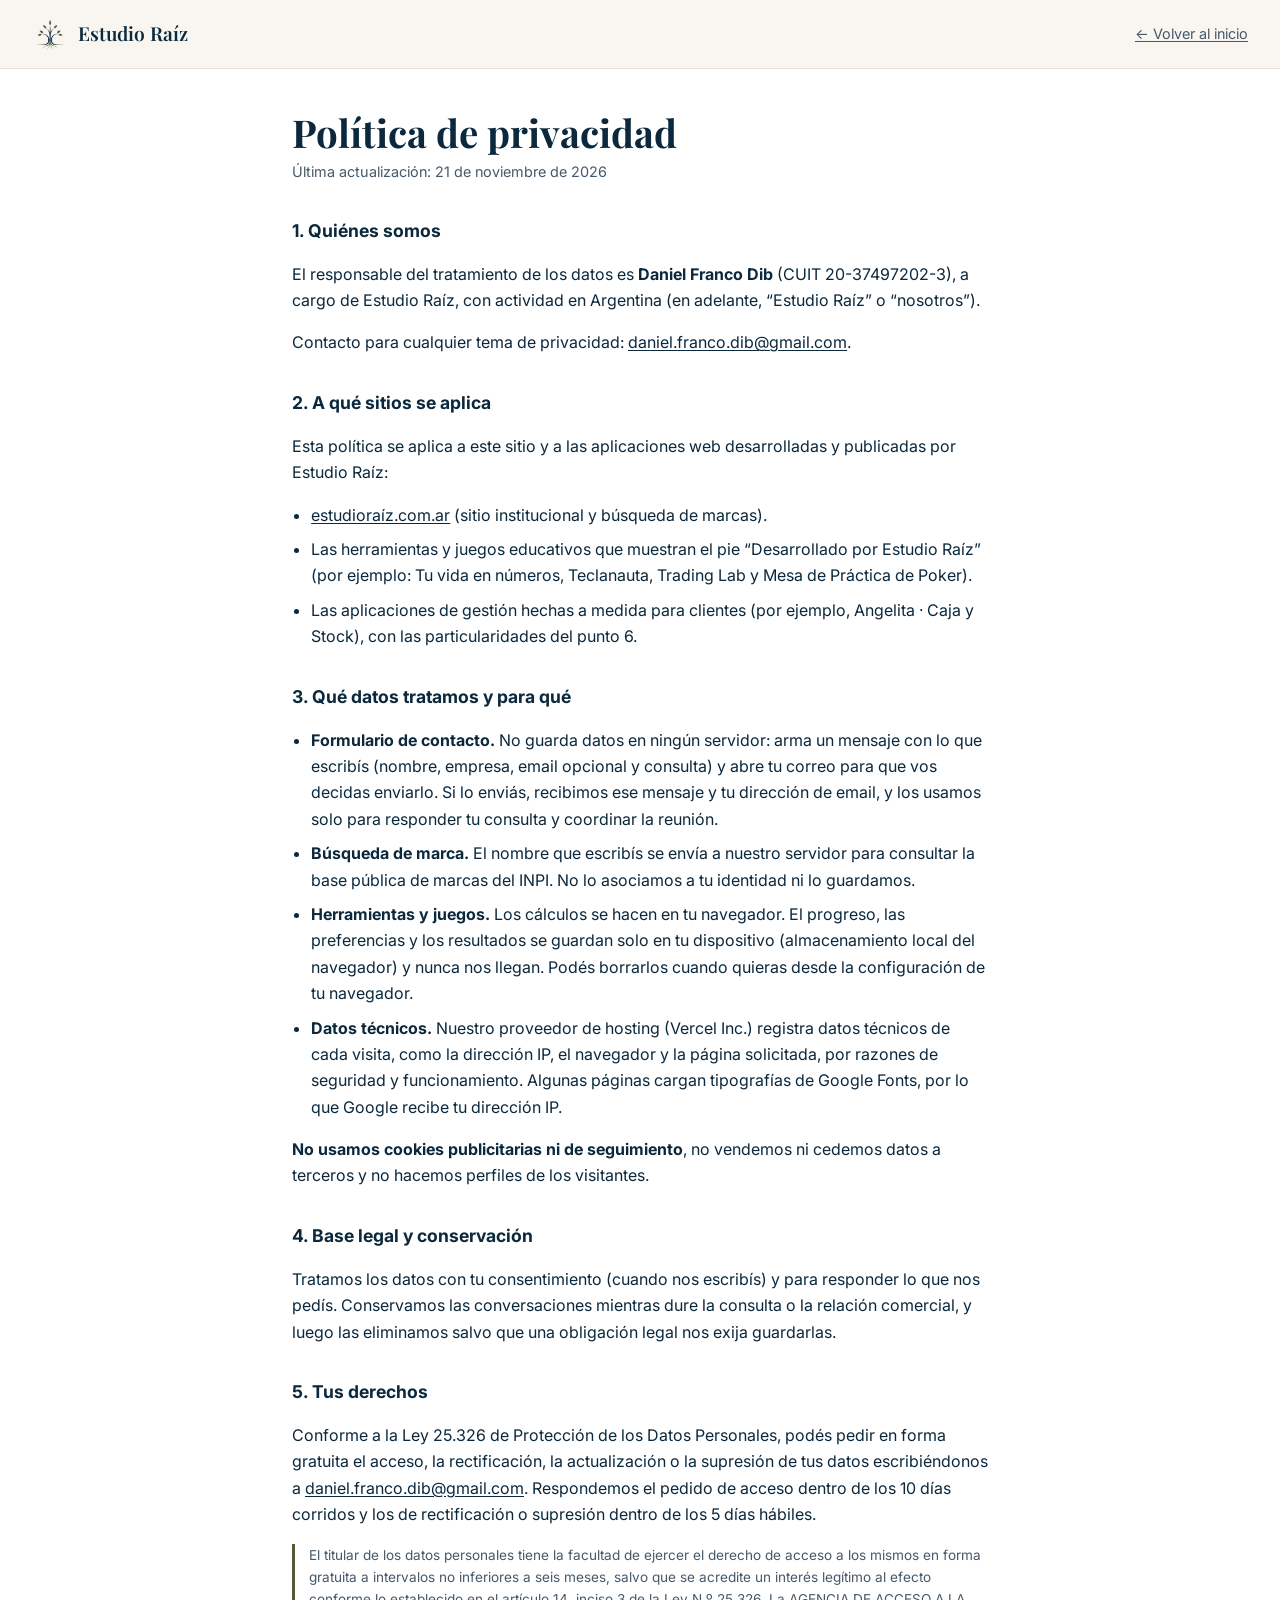
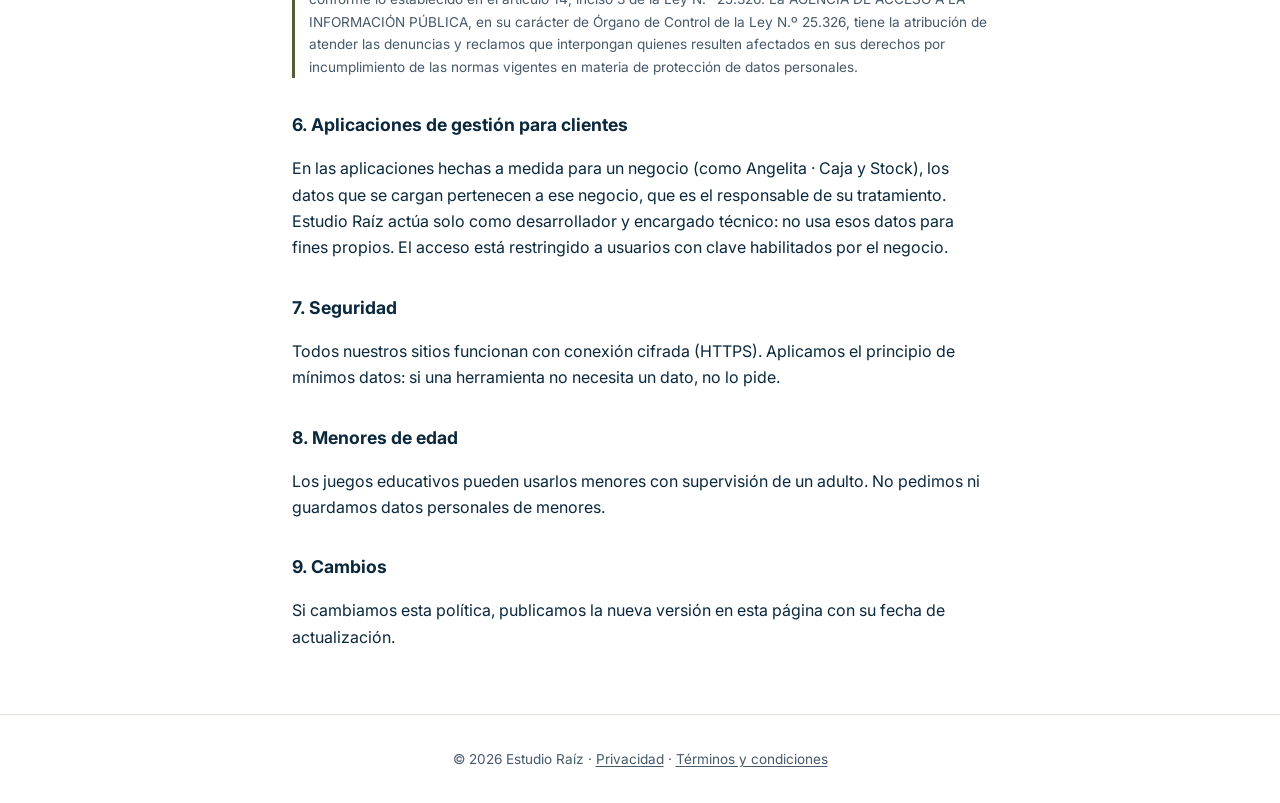
<file: web/privacidad.html>
<!DOCTYPE html>
<html lang="es-AR">
<head>
  <meta charset="utf-8">
  <meta name="viewport" content="width=device-width, initial-scale=1">
  <title>Política de privacidad — Estudio Raíz</title>
  <meta name="description" content="Cómo tratan los datos personales el sitio de Estudio Raíz y las aplicaciones web que desarrolla.">
  <meta name="theme-color" content="#0B283D">
  <link rel="canonical" href="https://xn--estudioraz-s8a.com.ar/privacidad">
  <link rel="icon" href="assets/img/favicon-32.png" type="image/png" sizes="32x32">
  <link rel="preconnect" href="https://fonts.googleapis.com">
  <link rel="preconnect" href="https://fonts.gstatic.com" crossorigin>
  <link rel="stylesheet" href="https://fonts.googleapis.com/css2?family=Playfair+Display:wght@500;600&family=Inter:wght@400;500;600&display=swap">
  <link rel="stylesheet" href="assets/css/legal.css">
</head>
<body>
<header class="legal-head">
  <a class="legal-brand" href="/" aria-label="Estudio Raíz — Inicio">
    <img src="assets/img/estudio-raiz-insignia.png" alt="" width="36" height="36">
    <span>Estudio Raíz</span>
  </a>
  <a class="legal-back" href="/">← Volver al inicio</a>
</header>

<main class="legal">
  <h1>Política de privacidad</h1>
  <p class="legal-meta">Última actualización: 21 de noviembre de 2026</p>

  <h2>1. Quiénes somos</h2>
  <p>
    El responsable del tratamiento de los datos es <strong>Daniel Franco Dib</strong> (CUIT 20-37497202-3),
    a cargo de Estudio Raíz, con actividad en Argentina
    (en adelante, “Estudio Raíz” o “nosotros”).
  </p>
  <p>
    Contacto para cualquier tema de privacidad:
    <a href="mailto:daniel.franco.dib@gmail.com">daniel.franco.dib@gmail.com</a>.
  </p>

  <h2>2. A qué sitios se aplica</h2>
  <p>Esta política se aplica a este sitio y a las aplicaciones web desarrolladas y publicadas por Estudio Raíz:</p>
  <ul>
    <li><a href="https://xn--estudioraz-s8a.com.ar">estudioraíz.com.ar</a> (sitio institucional y búsqueda de marcas).</li>
    <li>Las herramientas y juegos educativos que muestran el pie “Desarrollado por Estudio Raíz”
      (por ejemplo: Tu vida en números, Teclanauta, Trading Lab y Mesa de Práctica de Poker).</li>
    <li>Las aplicaciones de gestión hechas a medida para clientes (por ejemplo, Angelita · Caja y Stock), con las
      particularidades del punto 6.</li>
  </ul>

  <h2>3. Qué datos tratamos y para qué</h2>
  <ul>
    <li>
      <strong>Formulario de contacto.</strong> No guarda datos en ningún servidor: arma un mensaje con lo que escribís
      (nombre, empresa, email opcional y consulta) y abre tu correo para que vos decidas enviarlo. Si lo enviás,
      recibimos ese mensaje y tu dirección de email, y los usamos solo para responder tu consulta y coordinar la reunión.
    </li>
    <li>
      <strong>Búsqueda de marca.</strong> El nombre que escribís se envía a nuestro servidor para consultar la base
      pública de marcas del INPI. No lo asociamos a tu identidad ni lo guardamos.
    </li>
    <li>
      <strong>Herramientas y juegos.</strong> Los cálculos se hacen en tu navegador. El progreso, las preferencias y
      los resultados se guardan solo en tu dispositivo (almacenamiento local del navegador) y nunca nos llegan.
      Podés borrarlos cuando quieras desde la configuración de tu navegador.
    </li>
    <li>
      <strong>Datos técnicos.</strong> Nuestro proveedor de hosting (Vercel Inc.) registra datos técnicos de cada
      visita, como la dirección IP, el navegador y la página solicitada, por razones de seguridad y funcionamiento.
      Algunas páginas cargan tipografías de Google Fonts, por lo que Google recibe tu dirección IP.
    </li>
  </ul>
  <p>
    <strong>No usamos cookies publicitarias ni de seguimiento</strong>, no vendemos ni cedemos datos a terceros y no
    hacemos perfiles de los visitantes.
  </p>

  <h2>4. Base legal y conservación</h2>
  <p>
    Tratamos los datos con tu consentimiento (cuando nos escribís) y para responder lo que nos pedís. Conservamos
    las conversaciones mientras dure la consulta o la relación comercial, y luego las eliminamos salvo que una
    obligación legal nos exija guardarlas.
  </p>

  <h2>5. Tus derechos</h2>
  <p>
    Conforme a la Ley 25.326 de Protección de los Datos Personales, podés pedir en forma gratuita el acceso,
    la rectificación, la actualización o la supresión de tus datos escribiéndonos a
    <a href="mailto:daniel.franco.dib@gmail.com">daniel.franco.dib@gmail.com</a>.
    Respondemos el pedido de acceso dentro de los 10 días corridos y los de rectificación o supresión dentro de los 5 días hábiles.
  </p>
  <p class="legal-note">
    El titular de los datos personales tiene la facultad de ejercer el derecho de acceso a los mismos en forma
    gratuita a intervalos no inferiores a seis meses, salvo que se acredite un interés legítimo al efecto conforme
    lo establecido en el artículo 14, inciso 3 de la Ley N.º 25.326. La AGENCIA DE ACCESO A LA INFORMACIÓN PÚBLICA,
    en su carácter de Órgano de Control de la Ley N.º 25.326, tiene la atribución de atender las denuncias y reclamos
    que interpongan quienes resulten afectados en sus derechos por incumplimiento de las normas vigentes en materia
    de protección de datos personales.
  </p>

  <h2>6. Aplicaciones de gestión para clientes</h2>
  <p>
    En las aplicaciones hechas a medida para un negocio (como Angelita · Caja y Stock), los datos que se cargan
    pertenecen a ese negocio, que es el responsable de su tratamiento. Estudio Raíz actúa solo como desarrollador
    y encargado técnico: no usa esos datos para fines propios. El acceso está restringido a usuarios con clave
    habilitados por el negocio.
  </p>

  <h2>7. Seguridad</h2>
  <p>
    Todos nuestros sitios funcionan con conexión cifrada (HTTPS). Aplicamos el principio de mínimos datos: si una
    herramienta no necesita un dato, no lo pide.
  </p>

  <h2>8. Menores de edad</h2>
  <p>
    Los juegos educativos pueden usarlos menores con supervisión de un adulto. No pedimos ni guardamos datos
    personales de menores.
  </p>

  <h2>9. Cambios</h2>
  <p>
    Si cambiamos esta política, publicamos la nueva versión en esta página con su fecha de actualización.
  </p>
</main>

<footer class="legal-foot">
  <p>&copy; 2026 Estudio Raíz · <a href="/privacidad">Privacidad</a> · <a href="/terminos">Términos y condiciones</a></p>
</footer>
</body>
</html>
</file>
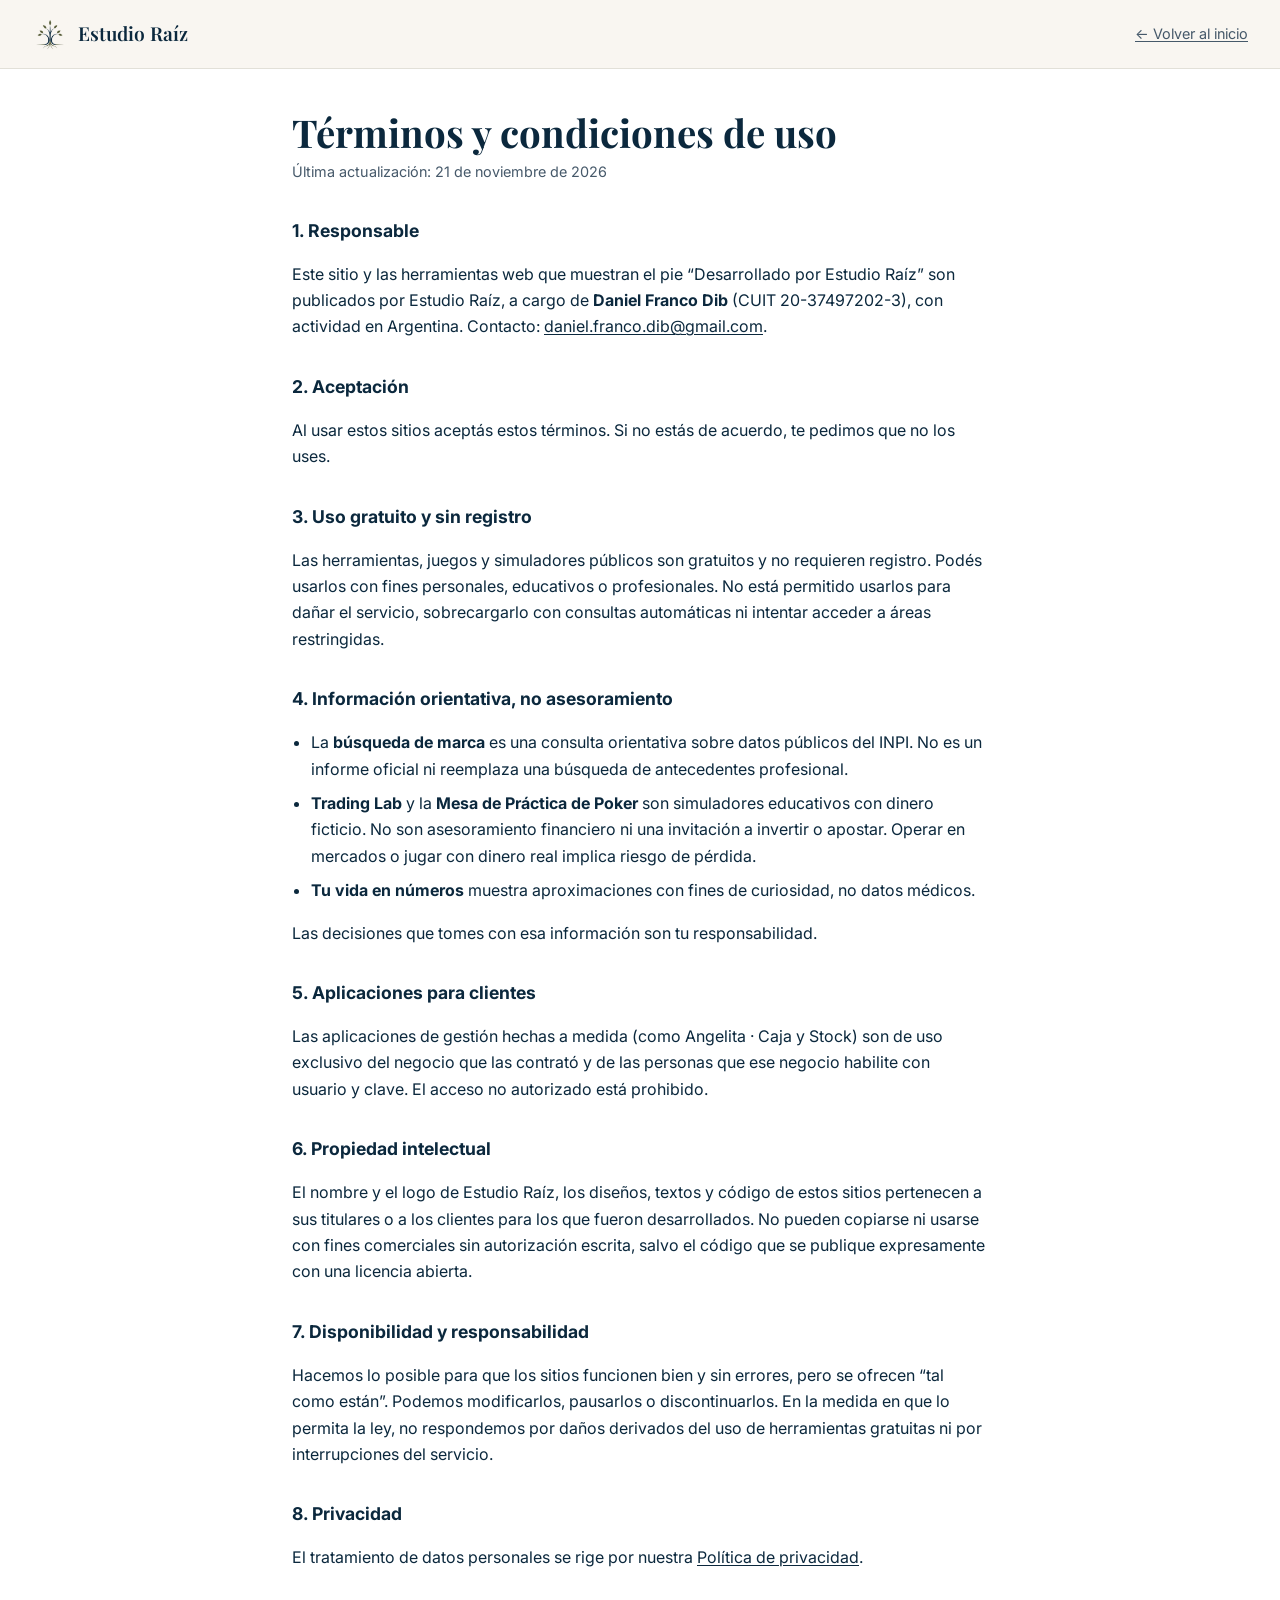
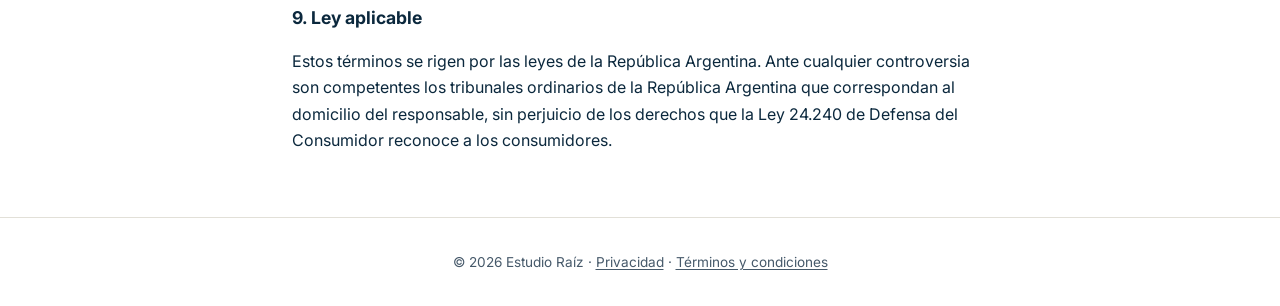
<file: web/terminos.html>
<!DOCTYPE html>
<html lang="es-AR">
<head>
  <meta charset="utf-8">
  <meta name="viewport" content="width=device-width, initial-scale=1">
  <title>Términos y condiciones — Estudio Raíz</title>
  <meta name="description" content="Condiciones de uso del sitio de Estudio Raíz y de las herramientas web que desarrolla.">
  <meta name="theme-color" content="#0B283D">
  <link rel="canonical" href="https://xn--estudioraz-s8a.com.ar/terminos">
  <link rel="icon" href="assets/img/favicon-32.png" type="image/png" sizes="32x32">
  <link rel="preconnect" href="https://fonts.googleapis.com">
  <link rel="preconnect" href="https://fonts.gstatic.com" crossorigin>
  <link rel="stylesheet" href="https://fonts.googleapis.com/css2?family=Playfair+Display:wght@500;600&family=Inter:wght@400;500;600&display=swap">
  <link rel="stylesheet" href="assets/css/legal.css">
</head>
<body>
<header class="legal-head">
  <a class="legal-brand" href="/" aria-label="Estudio Raíz — Inicio">
    <img src="assets/img/estudio-raiz-insignia.png" alt="" width="36" height="36">
    <span>Estudio Raíz</span>
  </a>
  <a class="legal-back" href="/">← Volver al inicio</a>
</header>

<main class="legal">
  <h1>Términos y condiciones de uso</h1>
  <p class="legal-meta">Última actualización: 21 de noviembre de 2026</p>

  <h2>1. Responsable</h2>
  <p>
    Este sitio y las herramientas web que muestran el pie “Desarrollado por Estudio Raíz” son publicados por
    Estudio Raíz, a cargo de <strong>Daniel Franco Dib</strong> (CUIT 20-37497202-3),
    con actividad en Argentina.
    Contacto: <a href="mailto:daniel.franco.dib@gmail.com">daniel.franco.dib@gmail.com</a>.
  </p>

  <h2>2. Aceptación</h2>
  <p>
    Al usar estos sitios aceptás estos términos. Si no estás de acuerdo, te pedimos que no los uses.
  </p>

  <h2>3. Uso gratuito y sin registro</h2>
  <p>
    Las herramientas, juegos y simuladores públicos son gratuitos y no requieren registro. Podés usarlos con fines
    personales, educativos o profesionales. No está permitido usarlos para dañar el servicio, sobrecargarlo con
    consultas automáticas ni intentar acceder a áreas restringidas.
  </p>

  <h2>4. Información orientativa, no asesoramiento</h2>
  <ul>
    <li>
      La <strong>búsqueda de marca</strong> es una consulta orientativa sobre datos públicos del INPI. No es un informe
      oficial ni reemplaza una búsqueda de antecedentes profesional.
    </li>
    <li>
      <strong>Trading Lab</strong> y la <strong>Mesa de Práctica de Poker</strong> son simuladores educativos con dinero
      ficticio. No son asesoramiento financiero ni una invitación a invertir o apostar. Operar en mercados o jugar con
      dinero real implica riesgo de pérdida.
    </li>
    <li>
      <strong>Tu vida en números</strong> muestra aproximaciones con fines de curiosidad, no datos médicos.
    </li>
  </ul>
  <p>
    Las decisiones que tomes con esa información son tu responsabilidad.
  </p>

  <h2>5. Aplicaciones para clientes</h2>
  <p>
    Las aplicaciones de gestión hechas a medida (como Angelita · Caja y Stock) son de uso exclusivo del negocio
    que las contrató y de las personas que ese negocio habilite con usuario y clave. El acceso no autorizado está prohibido.
  </p>

  <h2>6. Propiedad intelectual</h2>
  <p>
    El nombre y el logo de Estudio Raíz, los diseños, textos y código de estos sitios pertenecen a sus titulares o a los
    clientes para los que fueron desarrollados. No pueden copiarse ni usarse con fines comerciales sin autorización
    escrita, salvo el código que se publique expresamente con una licencia abierta.
  </p>

  <h2>7. Disponibilidad y responsabilidad</h2>
  <p>
    Hacemos lo posible para que los sitios funcionen bien y sin errores, pero se ofrecen “tal como están”.
    Podemos modificarlos, pausarlos o discontinuarlos. En la medida en que lo permita la ley, no respondemos por
    daños derivados del uso de herramientas gratuitas ni por interrupciones del servicio.
  </p>

  <h2>8. Privacidad</h2>
  <p>
    El tratamiento de datos personales se rige por nuestra <a href="/privacidad">Política de privacidad</a>.
  </p>

  <h2>9. Ley aplicable</h2>
  <p>
    Estos términos se rigen por las leyes de la República Argentina. Ante cualquier controversia son competentes los
    tribunales ordinarios de la República Argentina que correspondan al domicilio del responsable, sin perjuicio de los derechos que la Ley 24.240 de Defensa del
    Consumidor reconoce a los consumidores.
  </p>
</main>

<footer class="legal-foot">
  <p>&copy; 2026 Estudio Raíz · <a href="/privacidad">Privacidad</a> · <a href="/terminos">Términos y condiciones</a></p>
</footer>
</body>
</html>
</file>
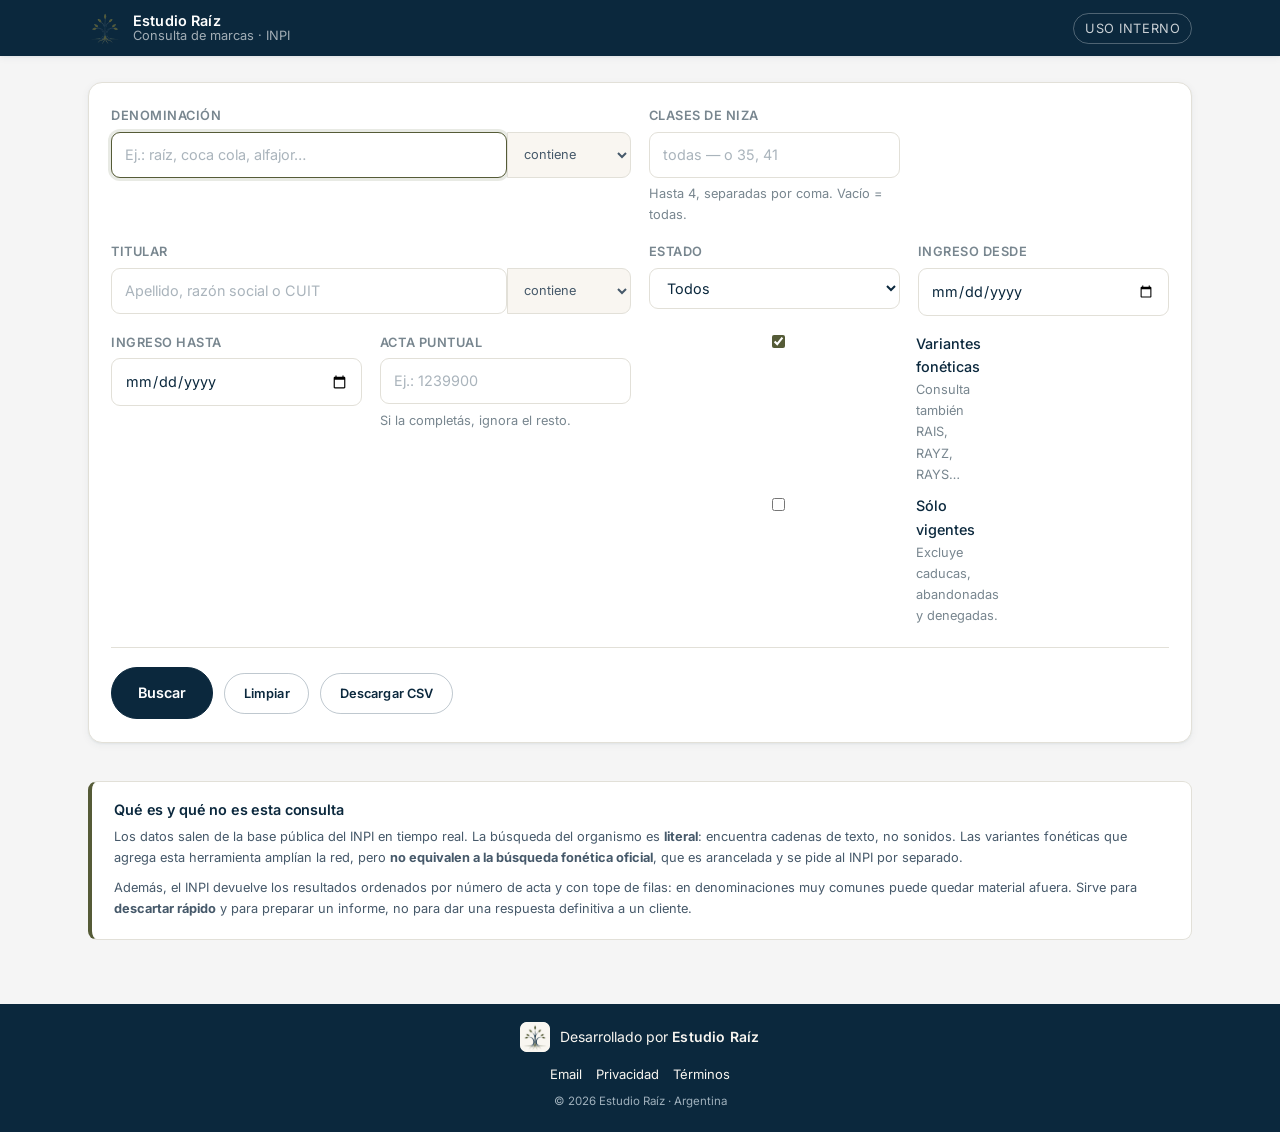
<file: web/herramientas/marcas.html>
<!DOCTYPE html>
<html lang="es-AR" class="no-js">
<head>
  <meta charset="utf-8">
  <meta name="viewport" content="width=device-width, initial-scale=1">
  <title>Consulta de marcas INPI — Estudio Raíz</title>

  <!-- Herramienta de uso interno: no es contenido público del sitio. -->
  <meta name="robots" content="noindex, nofollow">
  <meta name="theme-color" content="#0B283D">

  <link rel="icon" href="../assets/img/favicon-32.png" type="image/png" sizes="32x32">
  <link rel="apple-touch-icon" href="../assets/img/apple-touch-icon.png" sizes="180x180">

  <link rel="preconnect" href="https://fonts.googleapis.com">
  <link rel="preconnect" href="https://fonts.gstatic.com" crossorigin>
  <link rel="stylesheet" href="https://fonts.googleapis.com/css2?family=Playfair+Display:wght@400;500;600;700&family=Inter:wght@300;400;500;600;700&display=swap">

  <!-- styles.css entra por los tokens de marca, el reset y .btn/.spinner:
       así la paleta se sigue editando en un único lugar. -->
  <link rel="stylesheet" href="../assets/css/styles.css">
  <link rel="stylesheet" href="../assets/css/herramientas.css">
</head>
<body class="tool-body">

<header class="tool-header">
  <div class="wrap tool-header__in">
    <a class="tool-brand" href="../index.html">
      <img src="../assets/img/logo-transparent.png" alt="" width="34" height="34">
      <span>
        <strong>Estudio Raíz</strong>
        <small>Consulta de marcas · INPI</small>
      </span>
    </a>
    <span class="tool-tag">Uso interno</span>
  </div>
</header>

<main class="wrap tool-main">

  <!-- =============================================================
       Formulario de búsqueda
       ============================================================= -->
  <form id="form" class="panel" autocomplete="off">
    <div class="grid">

      <div class="field field--wide">
        <label for="q">Denominación</label>
        <div class="field-row">
          <input type="text" id="q" name="q" placeholder="Ej.: raíz, coca cola, alfajor…"
                 spellcheck="false">
          <select id="modo" name="modo" aria-label="Modo de coincidencia">
            <option value="contiene">contiene</option>
            <option value="empieza">empieza con</option>
          </select>
        </div>
      </div>

      <div class="field">
        <label for="clase">Clases de Niza</label>
        <input type="text" id="clase" name="clase" list="clasesNiza"
               placeholder="todas — o 35, 41" spellcheck="false">
        <small>Hasta 4, separadas por coma. Vacío = todas.</small>
      </div>

      <div class="field field--wide">
        <label for="titular">Titular</label>
        <div class="field-row">
          <input type="text" id="titular" name="titular"
                 placeholder="Apellido, razón social o CUIT" spellcheck="false">
          <select id="modoTitular" name="modoTitular" aria-label="Modo de coincidencia del titular">
            <option value="contiene">contiene</option>
            <option value="empieza">empieza con</option>
          </select>
        </div>
      </div>

      <div class="field">
        <label for="estado">Estado</label>
        <select id="estado" name="estado">
          <option value="">Todos</option>
          <option value="C">Concedida</option>
          <option value="E">En trámite</option>
          <option value="A">Abandonada</option>
          <option value="CA">Caduca</option>
          <option value="N">Denegada</option>
          <option value="D">Desistida</option>
          <option value="NU">Nula</option>
        </select>
      </div>

      <div class="field">
        <label for="desdeIngreso">Ingreso desde</label>
        <input type="date" id="desdeIngreso" name="desdeIngreso">
      </div>

      <div class="field">
        <label for="hastaIngreso">Ingreso hasta</label>
        <input type="date" id="hastaIngreso" name="hastaIngreso">
      </div>

      <div class="field">
        <label for="acta">Acta puntual</label>
        <input type="number" id="acta" name="acta" placeholder="Ej.: 1239900">
        <small>Si la completás, ignora el resto.</small>
      </div>

      <div class="field field--checks">
        <label class="check">
          <input type="checkbox" id="foneticas" name="foneticas" checked>
          <span>Variantes fonéticas
            <small>Consulta también RAIS, RAYZ, RAYS…</small>
          </span>
        </label>
        <label class="check">
          <input type="checkbox" id="vigentes" name="vigentes">
          <span>Sólo vigentes
            <small>Excluye caducas, abandonadas y denegadas.</small>
          </span>
        </label>
      </div>

    </div>

    <div class="panel__actions">
      <button type="submit" class="btn btn--primary" id="btnBuscar">
        <span class="spinner" aria-hidden="true"></span>
        <span class="btn-label">Buscar</span>
      </button>
      <button type="button" class="btn btn--ghost btn--sm" id="btnLimpiar">Limpiar</button>
      <button type="button" class="btn btn--ghost btn--sm" id="btnCsv" disabled>
        Descargar CSV
      </button>
      <span class="panel__hint" id="hint"></span>
    </div>
  </form>

  <!-- Clases de Niza: títulos resumidos, como ayuda para elegir.
       No reemplazan el listado oficial de productos y servicios. -->
  <datalist id="clasesNiza"></datalist>

  <!-- =============================================================
       Resultados
       ============================================================= -->
  <section id="salida" hidden aria-live="polite">

    <div class="resumen" id="resumen"></div>

    <div class="avisos" id="avisos" hidden></div>

    <div class="tabla-cab">
      <div class="filtros" id="filtros" role="group" aria-label="Filtrar por riesgo">
        <button type="button" class="chip is-on" data-riesgo="todos">Todos</button>
        <button type="button" class="chip" data-riesgo="alto">Riesgo alto</button>
        <button type="button" class="chip" data-riesgo="medio">Medio</button>
        <button type="button" class="chip" data-riesgo="bajo">Bajo</button>
      </div>
      <p class="tabla-cab__meta" id="meta"></p>
    </div>

    <div class="tabla-scroll">
      <table class="tabla" id="tabla">
        <thead>
          <tr>
            <th>Riesgo</th>
            <th>Acta</th>
            <th>Denominación</th>
            <th>Titular</th>
            <th>Cl.</th>
            <th>Tipo</th>
            <th>Estado</th>
            <th>Ingreso</th>
            <th>Vence</th>
            <th>Coincidencia</th>
          </tr>
        </thead>
        <tbody id="tbody"></tbody>
      </table>
    </div>

    <div class="paginado" id="paginado" hidden>
      <button type="button" class="btn btn--ghost btn--sm" id="btnPrev">← Anteriores</button>
      <span id="paginaInfo"></span>
      <button type="button" class="btn btn--ghost btn--sm" id="btnNext">Siguientes →</button>
    </div>
  </section>

  <div class="estado-vacio" id="vacio" hidden></div>

  <!-- =============================================================
       Advertencia legal — permanente, no se oculta
       ============================================================= -->
  <aside class="disclaimer">
    <h2>Qué es y qué no es esta consulta</h2>
    <p>
      Los datos salen de la base pública del INPI en tiempo real. La búsqueda del
      organismo es <strong>literal</strong>: encuentra cadenas de texto, no sonidos.
      Las variantes fonéticas que agrega esta herramienta amplían la red, pero
      <strong>no equivalen a la búsqueda fonética oficial</strong>, que es arancelada
      y se pide al INPI por separado.
    </p>
    <p>
      Además, el INPI devuelve los resultados ordenados por número de acta y con
      tope de filas: en denominaciones muy comunes puede quedar material afuera.
      Sirve para <strong>descartar rápido</strong> y para preparar un informe, no
      para dar una respuesta definitiva a un cliente.
    </p>
  </aside>

</main>

<!-- El detalle de un expediente en el portal del INPI sólo se abre por POST,
     no tiene URL directa. Este formulario oculto lo replica. -->
<form id="frmDetalle" method="post" target="_blank"
      action="https://portaltramites.inpi.gob.ar/MarcasConsultas/Resultado">
  <input type="hidden" name="acta" value="">
</form>

<!-- ER-CREDIT:START · Pie de Estudio Raíz (no editar a mano: se regenera igual en todos los proyectos) -->
<style>
.er-credit{all:initial;display:block;box-sizing:border-box;width:100%;margin:0;padding:18px 16px 22px;background:#0B283D;color:#DCE3E8;font:400 13px/1.5 Inter,system-ui,-apple-system,"Segoe UI",Roboto,sans-serif;text-align:center;position:relative;z-index:1}
.er-credit *{box-sizing:border-box}
.er-credit a{color:#F9F6F1;text-decoration:none}
.er-credit a:hover,.er-credit a:focus-visible{text-decoration:underline;text-underline-offset:2px}
.er-credit__brand{display:inline-flex;align-items:center;gap:10px;font-size:14px}
.er-credit__brand img{width:30px;height:30px;border-radius:7px;display:block;background:#F9F6F1}
.er-credit__brand strong{font-weight:600;letter-spacing:.2px}
.er-credit__links{margin:8px 0 0;display:flex;flex-wrap:wrap;justify-content:center;gap:4px 14px}
.er-credit__legal{margin:8px 0 0;font-size:11.5px;color:#9FB0BC}
</style>
<footer class="er-credit" aria-label="Créditos">
  <a class="er-credit__brand" href="https://xn--estudioraz-s8a.com.ar" target="_blank" rel="noopener">
    <img src="../assets/img/estudio-raiz-insignia.png" alt="" width="30" height="30">
    <span>Desarrollado por <strong>Estudio Raíz</strong></span>
  </a>
  <p class="er-credit__links">
    <a href="mailto:daniel.franco.dib@gmail.com">Email</a>
    <a href="https://xn--estudioraz-s8a.com.ar/privacidad" target="_blank" rel="noopener">Privacidad</a>
    <a href="https://xn--estudioraz-s8a.com.ar/terminos" target="_blank" rel="noopener">Términos</a>
  </p>
  <p class="er-credit__legal">© 2026 Estudio Raíz · Argentina</p>
</footer>
<!-- ER-CREDIT:END -->

<script src="../assets/js/herramientas-marcas.js"></script>
</body>
</html>
</file>
<file: web/assets/css/styles.css>
/* ==================================================================
   ESTUDIO RAÍZ — Landing page
   Hoja de estilos única · Mobile first
   ------------------------------------------------------------------
   Índice
   01. Tokens (paleta, tipografía, espaciado)
   02. Reset y base
   03. Utilidades y layout
   04. Logo / marca
   05. Botones
   06. Header y navegación
   07. Hero
   08. Secciones y tarjetas
   09. Quiénes somos (equipo y proceso)
   10. Búsqueda de marca
   11. Formulario
   12. Cascada de consecuencias
   13. FAQ
   14. Footer
   15. Animaciones (reveal)
   16. Responsive
   =================================================================== */


/* ==================================================================
   01. TOKENS
   ------------------------------------------------------------------
   Paleta oficial del manual de marca de Estudio Raíz:
       #0B283D  azul profundo   · estructura, texto, fondos densos
       #555B37  verde oliva     · hojas, acentos, detalles
       #F9F6F1  crema           · fondos suaves
   Los tonos #1B3A52 y #7FA886 se conservan como variantes claras
   (hover, bordes y hojas sobre fondo oscuro).
   Para recolorear todo el sitio, editá solo este bloque.
   =================================================================== */
:root {
  /* Marca — manual */
  --navy:        #0B283D;   /* azul profundo (principal) */
  --navy-deep:   #071C2A;   /* refuerzo para fondos y hover */
  --navy-soft:   #1B3A52;   /* azul claro de apoyo */
  --green:       #555B37;   /* verde oliva (principal) */
  --green-deep:  #45532F;   /* oliva oscuro */
  --green-light: #7FA886;   /* verde salvia, para fondos oscuros */

  /* Neutros */
  --white:       #FFFFFF;
  --cream:       #F9F6F1;   /* crema del manual */
  --gray:        #F5F5F5;
  --line:        #E2E0D8;
  --line-dark:   rgba(255,255,255,.14);

  /* Texto */
  --text:        #0B283D;
  --text-soft:   #46596A;
  --text-mute:   #78868F;
  --text-invert: #FFFFFF;

  /* Estados */
  --ok:          #3E8E5A;
  --ok-bg:       #EAF4EE;
  --warn:        #B5761E;
  --warn-bg:     #FBF2E4;
  --error:       #B3453C;

  /* Tipografía */
  --font-serif: "Playfair Display", "Iowan Old Style", Georgia, "Times New Roman", serif;
  --font-sans:  "Inter", -apple-system, BlinkMacSystemFont, "Segoe UI", Roboto, Helvetica, Arial, sans-serif;

  /* Escala fluida */
  --fs-display: clamp(2.1rem, 1.35rem + 3.4vw, 4rem);
  --fs-h2:      clamp(1.6rem, 1.15rem + 1.9vw, 2.6rem);
  --fs-h3:      clamp(1.12rem, 1rem + .5vw, 1.35rem);
  --fs-lead:    clamp(1rem, .95rem + .35vw, 1.15rem);
  --fs-body:    1rem;
  --fs-sm:      .9rem;
  --fs-xs:      .8rem;

  /* Espaciado y forma */
  --wrap:       1180px;
  --wrap-narrow: 820px;
  --gutter:     clamp(1.15rem, .6rem + 2.2vw, 2.5rem);
  --section-y:  clamp(3.6rem, 2rem + 6vw, 7rem);
  --radius:     14px;
  --radius-sm:  9px;
  --radius-lg:  22px;

  /* Sombras */
  --shadow-sm: 0 1px 2px rgba(27,58,82,.05), 0 2px 8px rgba(27,58,82,.05);
  --shadow-md: 0 4px 12px rgba(27,58,82,.07), 0 14px 34px rgba(27,58,82,.07);
  --shadow-lg: 0 10px 24px rgba(13,43,62,.10), 0 28px 64px rgba(13,43,62,.12);

  /* Transiciones */
  --ease: cubic-bezier(.22,.61,.36,1);
  --t-fast: .18s var(--ease);
  --t-base: .32s var(--ease);
}


/* ==================================================================
   02. RESET Y BASE
   =================================================================== */
*, *::before, *::after { box-sizing: border-box; }

html {
  -webkit-text-size-adjust: 100%;
  scroll-behavior: smooth;
  scroll-padding-top: 92px;
}

body {
  margin: 0;
  font-family: var(--font-sans);
  font-size: var(--fs-body);
  line-height: 1.65;
  color: var(--text);
  background: var(--white);
  -webkit-font-smoothing: antialiased;
  -moz-osx-font-smoothing: grayscale;
  overflow-x: hidden;
}

h1, h2, h3, h4 {
  margin: 0;
  font-family: var(--font-serif);
  font-weight: 600;
  line-height: 1.18;
  letter-spacing: -.01em;
}

p { margin: 0; }
ul, ol { margin: 0; padding: 0; list-style: none; }

a {
  color: inherit;
  text-decoration: none;
  transition: color var(--t-fast);
}

img, svg { max-width: 100%; display: block; }

button, input, textarea, select {
  font: inherit;
  color: inherit;
}

/* Foco visible y accesible en todo el sitio */
:focus-visible {
  outline: 3px solid var(--green);
  outline-offset: 3px;
  border-radius: 4px;
}

::selection {
  background: var(--green);
  color: var(--white);
}

.skip-link {
  position: absolute;
  left: 50%;
  top: -100px;
  transform: translateX(-50%);
  z-index: 999;
  padding: .7rem 1.3rem;
  background: var(--navy);
  color: var(--white);
  border-radius: 0 0 var(--radius-sm) var(--radius-sm);
  transition: top var(--t-fast);
}
.skip-link:focus { top: 0; }

.sr-only {
  position: absolute;
  width: 1px; height: 1px;
  padding: 0; margin: -1px;
  overflow: hidden;
  clip: rect(0 0 0 0);
  white-space: nowrap;
  border: 0;
}


/* ==================================================================
   03. UTILIDADES Y LAYOUT
   =================================================================== */
.wrap {
  width: 100%;
  max-width: var(--wrap);
  margin-inline: auto;
  padding-inline: var(--gutter);
}
.wrap--narrow { max-width: var(--wrap-narrow); }

.section { padding-block: var(--section-y); position: relative; }
.section--light { background: var(--white); }
.section--cream { background: var(--cream); }
.section--dark  { background: var(--navy); color: var(--text-invert); }

/* Textura sutil en la sección oscura */
.section--dark::before {
  content: "";
  position: absolute;
  inset: 0;
  background:
    radial-gradient(60rem 30rem at 15% -10%, rgba(127,168,134,.16), transparent 60%),
    radial-gradient(46rem 26rem at 95% 110%, rgba(127,168,134,.10), transparent 60%);
  pointer-events: none;
}
.section--dark > * { position: relative; }

.section-head { max-width: 720px; margin-bottom: clamp(2.2rem, 1.4rem + 2.5vw, 3.6rem); }
.section-head--center { margin-inline: auto; text-align: center; }

.eyebrow {
  font-size: var(--fs-xs);
  font-weight: 600;
  letter-spacing: .18em;
  text-transform: uppercase;
  color: var(--green-deep);
  margin-bottom: .85rem;
}
.eyebrow--light { color: var(--green-light); }

.section-title {
  font-size: var(--fs-h2);
  margin-bottom: 1rem;
}

.section-lead {
  font-size: var(--fs-lead);
  color: var(--text-soft);
  font-weight: 300;
  line-height: 1.72;
}
.section--dark .section-lead { color: rgba(255,255,255,.76); }


/* ==================================================================
   04. LOGO / MARCA
   ------------------------------------------------------------------
   El isotipo es un PNG (assets/img/logo-transparent.png), derivado del
   original del cliente con el fondo crema recortado. Al ser un mapa de
   bits NO se recolorea solo: sobre fondo oscuro el tronco azul quedaría
   invisible, así que en el footer se apoya sobre un tile crema
   (.mark--tile). Ver README para la versión clara pendiente.
   =================================================================== */
.mark {
  flex-shrink: 0;
  display: block;
  height: auto;
  object-fit: contain;
}
.mark--sm   { width: 40px; }
.mark--md   { width: 52px; }
.mark--hero { width: clamp(96px, 8rem + 4vw, 158px); margin-inline: auto; }

/* Sobre fondo oscuro: tile crema para garantizar contraste */
.mark--tile {
  background: var(--cream);
  border-radius: 12px;
  padding: 5px;
  box-sizing: content-box;
}

.brand {
  display: inline-flex;
  align-items: center;
  gap: .7rem;
}
.brand-text {
  display: flex;
  flex-direction: column;
  line-height: 1;
}
.brand-top {
  font-family: var(--font-serif);
  font-size: .62rem;
  letter-spacing: .34em;
  text-transform: uppercase;
  color: var(--text-soft);
  margin-bottom: .18rem;
}
.brand-bottom {
  font-family: var(--font-serif);
  font-size: 1.28rem;
  font-weight: 600;
  letter-spacing: .07em;
  color: var(--navy);
}
.site-footer .brand-top { color: rgba(255,255,255,.6); }
.site-footer .brand-bottom { color: var(--white); }


/* ==================================================================
   05. BOTONES
   =================================================================== */
.btn {
  --btn-bg: var(--navy);
  --btn-fg: var(--white);
  --btn-bd: var(--navy);

  position: relative;
  display: inline-flex;
  align-items: center;
  justify-content: center;
  gap: .55rem;
  padding: .82rem 1.6rem;
  border: 1.5px solid var(--btn-bd);
  border-radius: 100px;
  background: var(--btn-bg);
  color: var(--btn-fg);
  font-size: var(--fs-sm);
  font-weight: 600;
  letter-spacing: .01em;
  text-align: center;
  cursor: pointer;
  transition: transform var(--t-fast), box-shadow var(--t-base),
              background-color var(--t-base), border-color var(--t-base), color var(--t-base);
}
.btn:hover {
  transform: translateY(-2px);
  box-shadow: var(--shadow-md);
}
.btn:active { transform: translateY(0); }

.btn--primary { --btn-bg: var(--navy); --btn-fg: var(--white); --btn-bd: var(--navy); }
.btn--primary:hover { --btn-bg: var(--navy-deep); --btn-bd: var(--navy-deep); }

.btn--leaf { --btn-bg: var(--green-light); --btn-fg: var(--navy); --btn-bd: var(--green-light); }
.btn--leaf:hover { --btn-bg: #93B999; --btn-bd: #93B999; }

.btn--ghost { --btn-bg: transparent; --btn-fg: var(--navy); --btn-bd: rgba(27,58,82,.28); }
.btn--ghost:hover { --btn-bd: var(--navy); --btn-bg: rgba(27,58,82,.04); }
.section--dark .btn--ghost { --btn-fg: var(--white); --btn-bd: rgba(255,255,255,.35); }
.section--dark .btn--ghost:hover { --btn-bg: rgba(255,255,255,.08); --btn-bd: var(--white); }

.btn--sm  { padding: .58rem 1.15rem; font-size: var(--fs-xs); }
.btn--lg  { padding: 1rem 2rem; font-size: 1rem; }
.btn--block { width: 100%; }

.btn-ico {
  width: 17px; height: 17px;
  fill: none;
  stroke: currentColor;
  stroke-width: 2;
  stroke-linecap: round;
}

/* Estado de carga */
.spinner {
  display: none;
  width: 17px; height: 17px;
  border: 2px solid currentColor;
  border-right-color: transparent;
  border-radius: 50%;
  animation: spin .7s linear infinite;
}
.btn.is-loading { pointer-events: none; opacity: .82; }
.btn.is-loading .spinner { display: block; }
@keyframes spin { to { transform: rotate(360deg); } }


/* ==================================================================
   06. HEADER Y NAVEGACIÓN
   =================================================================== */
.site-header {
  position: sticky;
  top: 0;
  z-index: 100;
  background: rgba(255,255,255,.86);
  backdrop-filter: saturate(180%) blur(14px);
  -webkit-backdrop-filter: saturate(180%) blur(14px);
  border-bottom: 1px solid transparent;
  transition: border-color var(--t-base), box-shadow var(--t-base), background-color var(--t-base);
}
.site-header.is-stuck {
  border-bottom-color: var(--line);
  box-shadow: 0 2px 16px rgba(27,58,82,.05);
}

.header-inner {
  display: flex;
  align-items: center;
  justify-content: space-between;
  gap: 1rem;
  min-height: 74px;
}

.nav {
  display: flex;
  align-items: center;
  gap: clamp(1rem, .2rem + 2vw, 2.4rem);
}
.nav-list {
  display: flex;
  align-items: center;
  gap: clamp(.9rem, .2rem + 1.6vw, 2rem);
}
.nav-list a {
  position: relative;
  font-size: var(--fs-sm);
  font-weight: 500;
  color: var(--text-soft);
  padding-block: .35rem;
}
.nav-list a::after {
  content: "";
  position: absolute;
  left: 0; bottom: 0;
  width: 100%; height: 1.5px;
  background: var(--green);
  transform: scaleX(0);
  transform-origin: left;
  transition: transform var(--t-base);
}
.nav-list a:hover { color: var(--navy); }
.nav-list a:hover::after { transform: scaleX(1); }

/* Botón hamburguesa */
.nav-toggle {
  display: none;
  width: 44px; height: 44px;
  padding: 0;
  border: 1px solid var(--line);
  border-radius: var(--radius-sm);
  background: var(--white);
  cursor: pointer;
  position: relative;
}
.nav-toggle span {
  position: absolute;
  left: 12px;
  width: 20px; height: 1.8px;
  background: var(--navy);
  border-radius: 2px;
  transition: transform var(--t-base), opacity var(--t-fast);
}
.nav-toggle span:nth-child(1) { top: 15px; }
.nav-toggle span:nth-child(2) { top: 21px; }
.nav-toggle span:nth-child(3) { top: 27px; }
.nav-toggle[aria-expanded="true"] span:nth-child(1) { transform: translateY(6px) rotate(45deg); }
.nav-toggle[aria-expanded="true"] span:nth-child(2) { opacity: 0; }
.nav-toggle[aria-expanded="true"] span:nth-child(3) { transform: translateY(-6px) rotate(-45deg); }


/* ==================================================================
   07. HERO
   =================================================================== */
.hero {
  position: relative;
  padding-block: clamp(3rem, 1.5rem + 7vw, 6.5rem) clamp(3.4rem, 2rem + 6vw, 6rem);
  text-align: center;
  overflow: hidden;
}
.hero-bg {
  position: absolute;
  inset: 0;
  background:
    radial-gradient(52rem 30rem at 50% -18%, rgba(127,168,134,.20), transparent 62%),
    radial-gradient(40rem 24rem at 88% 8%, rgba(27,58,82,.07), transparent 60%),
    linear-gradient(180deg, var(--cream) 0%, var(--white) 62%);
}
.hero-inner { position: relative; }

.hero-wordmark {
  margin: 1.35rem 0 clamp(1.6rem, 1rem + 2vw, 2.4rem);
  display: flex;
  flex-direction: column;
  align-items: center;
  gap: .35rem;
}
.hero-wordmark-top {
  font-family: var(--font-serif);
  font-size: clamp(.72rem, .62rem + .4vw, .95rem);
  letter-spacing: .5em;
  text-indent: .5em;
  color: var(--navy);
}
.hero-wordmark-rule {
  width: clamp(120px, 28vw, 240px);
  height: 1px;
  background: linear-gradient(90deg, transparent, var(--green-deep) 22%, var(--green-deep) 78%, transparent);
  position: relative;
}
.hero-wordmark-rule::after {
  content: "";
  position: absolute;
  left: 50%; top: 50%;
  width: 4px; height: 4px;
  transform: translate(-50%,-50%);
  background: var(--green-deep);
  border-radius: 50%;
}
.hero-wordmark-bottom {
  font-family: var(--font-serif);
  font-size: clamp(1.9rem, 1.2rem + 3.2vw, 3.4rem);
  font-weight: 600;
  letter-spacing: .13em;
  text-indent: .13em;
  color: var(--navy);
  line-height: 1;
}

.hero-title {
  font-size: var(--fs-display);
  max-width: 17ch;
  margin-inline: auto;
  text-wrap: balance;
}
.hero-title em {
  font-style: italic;
  color: var(--green-deep);
}

.hero-sub {
  margin: clamp(1.1rem, .8rem + 1vw, 1.6rem) auto 0;
  max-width: 60ch;
  font-size: var(--fs-lead);
  font-weight: 300;
  color: var(--text-soft);
  line-height: 1.75;
}

.hero-actions {
  margin-top: clamp(1.8rem, 1.2rem + 2vw, 2.6rem);
  display: flex;
  flex-wrap: wrap;
  justify-content: center;
  gap: .85rem;
}

.hero-trust {
  margin-top: clamp(2.6rem, 1.6rem + 3.5vw, 4.4rem);
  display: grid;
  grid-template-columns: 1fr;
  gap: 1px;
  background: var(--line);
  border: 1px solid var(--line);
  border-radius: var(--radius);
  overflow: hidden;
  text-align: center;
}
.hero-trust li {
  background: var(--white);
  padding: 1.15rem 1rem;
  display: flex;
  flex-direction: column;
  gap: .2rem;
}
.hero-trust strong {
  font-family: var(--font-serif);
  font-size: 1.02rem;
  font-weight: 600;
  color: var(--navy);
}
.hero-trust span {
  font-size: var(--fs-xs);
  color: var(--text-mute);
}


/* ==================================================================
   08. SECCIONES Y TARJETAS
   =================================================================== */
.cards-3 {
  display: grid;
  grid-template-columns: 1fr;
  gap: clamp(1.1rem, .7rem + 1.4vw, 1.8rem);
}

.card {
  background: var(--white);
  border: 1px solid var(--line);
  border-radius: var(--radius);
  padding: clamp(1.5rem, 1.1rem + 1.2vw, 2.1rem);
  box-shadow: var(--shadow-sm);
  transition: transform var(--t-base), box-shadow var(--t-base), border-color var(--t-base);
}
.card:hover {
  transform: translateY(-5px);
  box-shadow: var(--shadow-md);
  border-color: rgba(127,168,134,.5);
}

.card-ico {
  display: grid;
  place-items: center;
  width: 60px; height: 60px;
  margin-bottom: 1.15rem;
  border-radius: 16px;
  background: linear-gradient(145deg, rgba(127,168,134,.20), rgba(127,168,134,.07));
  color: var(--green-deep);
}
/* Los íconos de servicio usan viewBox de 60 unidades, así que el
   stroke-width va en esa escala y no en la de 24. */
.card-ico .svc-ico {
  width: 34px; height: 34px;
  fill: none;
  stroke: currentColor;
  stroke-width: 3.1;
  stroke-linecap: round;
  stroke-linejoin: round;
}
.card-ico .svc-ico circle { fill: currentColor; stroke: none; }

.card h3 {
  font-size: var(--fs-h3);
  margin-bottom: .55rem;
}
.card > p {
  font-size: var(--fs-sm);
  color: var(--text-soft);
  font-weight: 300;
  line-height: 1.7;
}

.card-list {
  margin-top: 1.15rem;
  padding-top: 1.15rem;
  border-top: 1px solid var(--line);
  display: grid;
  gap: .55rem;
}
.card-list li {
  position: relative;
  padding-left: 1.4rem;
  font-size: var(--fs-sm);
  color: var(--text-soft);
}
.card-list li::before {
  content: "";
  position: absolute;
  left: 0; top: .62em;
  width: 7px; height: 7px;
  border-radius: 50%;
  background: var(--green);
}

/* Bloque diferencial */
.diff {
  margin-top: clamp(2.6rem, 1.8rem + 3vw, 4.4rem);
  padding: clamp(1.7rem, 1.2rem + 2vw, 3rem);
  background: var(--gray);
  border-radius: var(--radius-lg);
}
.diff-title {
  font-size: var(--fs-h3);
  margin-bottom: clamp(1.4rem, 1rem + 1.2vw, 2.1rem);
  text-align: center;
}
.diff-list {
  display: grid;
  grid-template-columns: 1fr;
  gap: clamp(1.3rem, .9rem + 1.4vw, 2rem);
}
.diff-list li {
  display: flex;
  gap: 1rem;
  align-items: flex-start;
}
.diff-num {
  flex-shrink: 0;
  font-family: var(--font-serif);
  font-size: 1.5rem;
  font-weight: 600;
  color: var(--green);
  line-height: 1;
  padding-top: .1rem;
}
.diff-list h4 {
  font-size: 1.02rem;
  margin-bottom: .3rem;
}
.diff-list p {
  font-size: var(--fs-sm);
  color: var(--text-soft);
  font-weight: 300;
  line-height: 1.68;
}


/* ==================================================================
   09. QUIÉNES SOMOS
   =================================================================== */
.team {
  display: grid;
  grid-template-columns: 1fr;
  gap: clamp(1.2rem, .8rem + 1.6vw, 2rem);
}

.member {
  background: var(--white);
  border: 1px solid var(--line);
  border-top: 3px solid var(--line);
  border-radius: var(--radius);
  padding: clamp(1.6rem, 1.2rem + 1.4vw, 2.3rem);
  box-shadow: var(--shadow-sm);
  text-align: center;
  transition: transform var(--t-base), box-shadow var(--t-base);
}
.member:hover { transform: translateY(-4px); box-shadow: var(--shadow-md); }
.member--navy  { border-top-color: var(--navy); }
.member--green { border-top-color: var(--green); }

.member-photo {
  width: clamp(112px, 8rem + 2vw, 148px);
  /* height:auto es imprescindible: sin él gana el atributo height="640"
     del HTML y el aspect-ratio queda sin efecto. */
  height: auto;
  aspect-ratio: 1;
  border-radius: 50%;
  object-fit: cover;
  margin: 0 auto 1.15rem;
  display: block;
  background: var(--gray);
  box-shadow: 0 0 0 4px var(--white), 0 0 0 5px var(--line);
  transition: transform var(--t-base);
}
.member:hover .member-photo { transform: scale(1.04); }

.member-name {
  font-size: var(--fs-h3);
  margin-bottom: .2rem;
}
.member-role {
  font-size: .68rem;
  font-weight: 700;
  letter-spacing: .13em;
  text-transform: uppercase;
  margin-bottom: .9rem;
}
.member--navy  .member-role { color: var(--navy-soft); }
.member--green .member-role { color: var(--green-deep); }

.member-bio {
  font-size: var(--fs-sm);
  color: var(--text-soft);
  font-weight: 300;
  line-height: 1.72;
  max-width: 40ch;
  margin: 0 auto 1.3rem;
}

.member-link {
  display: inline-flex;
  align-items: center;
  gap: .5rem;
  font-size: var(--fs-xs);
  font-weight: 600;
  color: var(--navy);
  transition: color var(--t-fast);
}
.member-link:hover { color: var(--green-deep); }
.member-in {
  width: 19px; height: 19px;
  fill: currentColor;
  flex-shrink: 0;
}

/* --- Proceso de 4 pasos --- */
.process-wrap {
  margin-top: clamp(2.4rem, 1.8rem + 2.6vw, 4rem);
  padding-top: clamp(1.8rem, 1.3rem + 1.8vw, 2.8rem);
  border-top: 1px solid var(--line);
}
.process-title {
  font-size: var(--fs-h3);
  text-align: center;
  margin-bottom: clamp(1.4rem, 1rem + 1.4vw, 2.2rem);
}

.process {
  --pdot: 52px;
  list-style: none;
  margin: 0;
  padding: 0;
  display: grid;
  grid-template-columns: 1fr;
  gap: 0;
}

.process-step {
  position: relative;
  display: grid;
  grid-template-columns: var(--pdot) 1fr;
  align-items: start;
  gap: 1rem;
  padding-bottom: 1.7rem;
  text-align: left;
}
.process-step:last-child { padding-bottom: 0; }

/* Conector: vertical mientras la lista está apilada */
.process-step::before {
  content: "";
  position: absolute;
  left: calc(var(--pdot) / 2 - 1px);
  top: var(--pdot);
  bottom: 0;
  width: 2px;
  background: var(--line);
}
.process-step:last-child::before { display: none; }

.process-dot {
  position: relative;
  z-index: 1;
  width: var(--pdot);
  height: var(--pdot);
  display: grid;
  place-items: center;
  border-radius: 50%;
  font-family: var(--font-serif);
  font-size: 1.1rem;
  font-weight: 700;
  color: var(--white);
}
/* Alternancia navy → green → navy → green */
.process-step:nth-child(odd)  .process-dot { background: var(--navy); }
.process-step:nth-child(even) .process-dot { background: var(--green); }

.process-step h4 {
  font-size: 1rem;
  margin-bottom: .3rem;
  padding-top: .75rem;
}
.process-step p {
  font-size: var(--fs-sm);
  color: var(--text-soft);
  font-weight: 300;
  line-height: 1.6;
}


/* ==================================================================
   10. BÚSQUEDA DE MARCA
   =================================================================== */
.search-box { margin-top: -.5rem; }

.search-row {
  display: flex;
  flex-direction: column;
  gap: .7rem;
  padding: .55rem;
  background: rgba(255,255,255,.07);
  border: 1px solid rgba(255,255,255,.16);
  border-radius: var(--radius-lg);
  transition: border-color var(--t-base), background-color var(--t-base);
}
.search-row:focus-within {
  border-color: var(--green-light);
  background: rgba(255,255,255,.11);
}

.search-input {
  flex: 1;
  min-width: 0;
  padding: .9rem 1.15rem;
  border: 0;
  border-radius: 100px;
  background: var(--white);
  color: var(--navy-deep);
  font-size: 1rem;
}
.search-input::placeholder { color: var(--text-mute); }
.search-input:focus { outline: none; }
.search-row:focus-within .search-input { box-shadow: inset 0 0 0 2px rgba(127,168,134,.45); }

.search-input.is-invalid { box-shadow: inset 0 0 0 2px var(--error); }

.search-hint {
  margin-top: .8rem;
  font-size: var(--fs-xs);
  color: rgba(255,255,255,.55);
  text-align: center;
}
.search-hint.is-error { color: #F1A9A2; }

/* Resultado */
.search-result { margin-top: 1.6rem; }

.result-card {
  background: var(--white);
  color: var(--text);
  border-radius: var(--radius);
  padding: clamp(1.4rem, 1rem + 1.6vw, 2.2rem);
  box-shadow: var(--shadow-lg);
  border-top: 4px solid var(--green);
  animation: resultIn .45s var(--ease) both;
}
.result-card.is-warn { border-top-color: var(--warn); }

@keyframes resultIn {
  from { opacity: 0; transform: translateY(14px); }
  to   { opacity: 1; transform: none; }
}

.result-head {
  display: flex;
  flex-wrap: wrap;
  align-items: center;
  gap: .8rem;
  margin-bottom: .9rem;
}
.result-badge {
  display: inline-flex;
  align-items: center;
  gap: .4rem;
  padding: .38rem .85rem;
  border-radius: 100px;
  font-size: var(--fs-xs);
  font-weight: 700;
  letter-spacing: .02em;
  background: var(--ok-bg);
  color: var(--ok);
}
.result-card.is-warn .result-badge {
  background: var(--warn-bg);
  color: var(--warn);
}
.result-name {
  font-size: var(--fs-sm);
  color: var(--text-mute);
}
.result-name strong {
  color: var(--navy);
  font-weight: 600;
}
.result-text {
  font-size: var(--fs-sm);
  color: var(--text-soft);
  line-height: 1.72;
}

.result-steps {
  margin-top: 1.15rem;
  display: grid;
  gap: .5rem;
}
.result-steps div {
  display: flex;
  align-items: center;
  gap: .55rem;
  font-size: var(--fs-xs);
  color: var(--text-soft);
  padding: .55rem .8rem;
  background: var(--gray);
  border-radius: var(--radius-sm);
}
.result-steps div::before {
  content: "";
  width: 6px; height: 6px;
  border-radius: 50%;
  background: var(--green);
  flex-shrink: 0;
}

.result-disclaimer {
  margin-top: 1.25rem;
  padding: .9rem 1rem;
  display: flex;
  gap: .65rem;
  align-items: flex-start;
  background: var(--cream);
  border-radius: var(--radius-sm);
  font-size: var(--fs-xs);
  color: var(--text-soft);
  line-height: 1.6;
}
.result-disclaimer svg {
  flex-shrink: 0;
  width: 17px; height: 17px;
  margin-top: 1px;
  fill: none;
  stroke: var(--green-deep);
  stroke-width: 1.7;
  stroke-linecap: round;
}

#resultCta { margin-top: 1.25rem; width: 100%; }


/* ==================================================================
   11. FORMULARIO
   =================================================================== */
.contact-grid {
  display: grid;
  grid-template-columns: 1fr;
  gap: clamp(2rem, 1.2rem + 3vw, 3.6rem);
  align-items: start;
}

.check-list {
  margin: 1.6rem 0;
  display: grid;
  gap: .8rem;
}
.check-list li {
  position: relative;
  padding-left: 2rem;
  font-size: var(--fs-sm);
  color: var(--text-soft);
  line-height: 1.62;
}
.check-list li::before {
  content: "";
  position: absolute;
  left: 0; top: .18em;
  width: 20px; height: 20px;
  border-radius: 50%;
  background: rgba(127,168,134,.18) url("data:image/svg+xml,%3Csvg xmlns='http://www.w3.org/2000/svg' viewBox='0 0 24 24' fill='none' stroke='%235A6B3F' stroke-width='3' stroke-linecap='round' stroke-linejoin='round'%3E%3Cpath d='m5 12.5 4.5 4.5L19 7.5'/%3E%3C/svg%3E") center / 12px no-repeat;
}

.contact-note {
  font-size: var(--fs-sm);
  color: var(--text-mute);
  padding-top: 1.2rem;
  border-top: 1px solid var(--line);
}
.contact-note strong { color: var(--green-deep); }

.form-panel {
  background: var(--white);
  border: 1px solid var(--line);
  border-radius: var(--radius-lg);
  padding: clamp(1.4rem, 1rem + 1.8vw, 2.4rem);
  box-shadow: var(--shadow-md);
}

.lead-form { display: grid; gap: 1.05rem; }

.field { display: grid; gap: .38rem; }
.field label {
  font-size: var(--fs-xs);
  font-weight: 600;
  letter-spacing: .02em;
  color: var(--navy);
}
.field label span[aria-hidden] { color: var(--green-deep); }
.field .optional {
  font-weight: 400;
  color: var(--text-mute);
}

.field input,
.field textarea {
  width: 100%;
  padding: .78rem .95rem;
  border: 1.5px solid var(--line);
  border-radius: var(--radius-sm);
  background: var(--white);
  font-size: .95rem;
  transition: border-color var(--t-fast), box-shadow var(--t-fast), background-color var(--t-fast);
}
.field input::placeholder,
.field textarea::placeholder { color: #AAB4BC; }

.field input:hover,
.field textarea:hover { border-color: #C9D2D8; }

.field input:focus,
.field textarea:focus {
  outline: none;
  border-color: var(--green);
  box-shadow: 0 0 0 3px rgba(127,168,134,.2);
}
.field textarea { resize: vertical; min-height: 84px; }

.field.has-error input,
.field.has-error textarea { border-color: var(--error); }
.field.has-error input:focus,
.field.has-error textarea:focus { box-shadow: 0 0 0 3px rgba(179,69,60,.16); }

.field-error {
  font-size: var(--fs-xs);
  color: var(--error);
  min-height: 0;
  display: none;
}
.field.has-error .field-error { display: block; }

.field-row {
  display: grid;
  grid-template-columns: 1fr;
  gap: 1.05rem;
}

/* Honeypot: fuera de pantalla, sin display:none (los bots lo detectan) */
.hp {
  position: absolute;
  left: -9999px;
  width: 1px; height: 1px;
  overflow: hidden;
}

.form-legal {
  font-size: var(--fs-xs);
  color: var(--text-mute);
  text-align: center;
  line-height: 1.55;
}

.form-status {
  display: none;
  padding: .7rem .9rem;
  border-radius: var(--radius-sm);
  background: rgba(179,69,60,.08);
  color: var(--error);
  font-size: var(--fs-xs);
  text-align: center;
}
.form-status.is-visible { display: block; }

/* Éxito */
.form-success {
  text-align: center;
  padding: clamp(1.2rem, 1rem + 1vw, 2rem) 0;
  animation: resultIn .45s var(--ease) both;
}
.success-ico {
  display: grid;
  place-items: center;
  width: 62px; height: 62px;
  margin: 0 auto 1.2rem;
  border-radius: 50%;
  background: var(--ok-bg);
}
.success-ico svg {
  width: 30px; height: 30px;
  fill: none;
  stroke: var(--ok);
  stroke-width: 2.4;
  stroke-linecap: round;
  stroke-linejoin: round;
  stroke-dasharray: 30;
  animation: draw .55s .18s var(--ease) both;
}
@keyframes draw { from { stroke-dashoffset: 30; } to { stroke-dashoffset: 0; } }

.form-success h3 {
  font-size: var(--fs-h3);
  margin-bottom: .6rem;
}
.form-success p {
  font-size: var(--fs-sm);
  color: var(--text-soft);
  max-width: 42ch;
  margin: 0 auto 1.5rem;
  line-height: 1.68;
}


/* ==================================================================
   12. CASCADA DE CONSECUENCIAS
   ------------------------------------------------------------------
   Lista ordenada con un rail izquierdo: número en círculo y una línea
   que lo une con el siguiente. La línea es el argumento de la sección
   (cada eslabón arrastra al que sigue), así que es decorativa pero
   deliberada.
   =================================================================== */
.cascade {
  --dot: 46px;
  list-style: none;
  margin: 0;
  padding: 0;
}

.cascade-step {
  position: relative;
  display: grid;
  grid-template-columns: var(--dot) 1fr;
  gap: clamp(.9rem, .6rem + 1.2vw, 1.5rem);
  padding-bottom: clamp(1.7rem, 1.2rem + 1.4vw, 2.6rem);
}
.cascade-step:last-child { padding-bottom: 0; }

/* Conector vertical entre un eslabón y el siguiente */
.cascade-step::before {
  content: "";
  position: absolute;
  left: calc(var(--dot) / 2 - 1px);
  top: var(--dot);
  bottom: 0;
  width: 2px;
  background: linear-gradient(to bottom, var(--green-light), rgba(127, 168, 134, .22));
}
.cascade-step:last-child::before { display: none; }

.cascade-num {
  position: relative;
  z-index: 1;
  width: var(--dot);
  height: var(--dot);
  display: grid;
  place-items: center;
  border-radius: 50%;
  background: var(--white);
  border: 1.5px solid var(--green-light);
  font-family: var(--font-serif);
  font-size: .95rem;
  font-weight: 700;
  color: var(--green-deep);
  font-variant-numeric: tabular-nums;
}

.cascade-body { padding-top: .5rem; }
.cascade-body h3 {
  font-size: var(--fs-h3);
  margin-bottom: .55rem;
}
.cascade-body p {
  font-size: var(--fs-sm);
  color: var(--text-soft);
  font-weight: 300;
  line-height: 1.78;
  max-width: 62ch;
}
.cascade-body strong { color: var(--navy); font-weight: 600; }
.cascade-body a {
  color: var(--green-deep);
  text-decoration: underline;
  text-underline-offset: 3px;
}
.cascade-body a:hover { color: var(--navy); }

.cascade-close {
  margin-top: clamp(2rem, 1.4rem + 2vw, 3rem);
  padding-top: clamp(1.6rem, 1.2rem + 1.5vw, 2.4rem);
  border-top: 1px solid var(--line);
  text-align: center;
}
.cascade-close p {
  font-family: var(--font-serif);
  font-size: var(--fs-lead);
  color: var(--navy);
  line-height: 1.6;
  max-width: 56ch;
  margin: 0 auto 1.4rem;
}

@media (max-width: 480px) {
  .cascade { --dot: 38px; }
  .cascade-num { font-size: .85rem; }
}


/* ==================================================================
   13. FAQ
   =================================================================== */
.faq {
  border-top: 1px solid var(--line);
}
.faq-item { border-bottom: 1px solid var(--line); }

.faq-item summary {
  display: flex;
  align-items: center;
  justify-content: space-between;
  gap: 1.2rem;
  padding: 1.25rem .2rem;
  cursor: pointer;
  list-style: none;
  font-family: var(--font-serif);
  font-size: 1.05rem;
  font-weight: 500;
  color: var(--navy);
  transition: color var(--t-fast);
}
.faq-item summary::-webkit-details-marker { display: none; }
.faq-item summary:hover { color: var(--green-deep); }

.faq-ico {
  position: relative;
  flex-shrink: 0;
  width: 26px; height: 26px;
  border: 1.5px solid var(--line);
  border-radius: 50%;
  transition: border-color var(--t-base), background-color var(--t-base), transform var(--t-base);
}
.faq-ico::before,
.faq-ico::after {
  content: "";
  position: absolute;
  left: 50%; top: 50%;
  background: var(--green-deep);
  transition: transform var(--t-base), opacity var(--t-fast);
}
.faq-ico::before { width: 10px; height: 1.6px; transform: translate(-50%,-50%); }
.faq-ico::after  { width: 1.6px; height: 10px; transform: translate(-50%,-50%); }

.faq-item[open] .faq-ico {
  background: rgba(127,168,134,.16);
  border-color: transparent;
  transform: rotate(180deg);
}
.faq-item[open] .faq-ico::after { transform: translate(-50%,-50%) scaleY(0); opacity: 0; }

.faq-body {
  padding: 0 .2rem 1.4rem;
  max-width: 68ch;
}
.faq-body p {
  font-size: var(--fs-sm);
  color: var(--text-soft);
  font-weight: 300;
  line-height: 1.78;
}
.faq-body strong { color: var(--navy); font-weight: 600; }

.faq-item[open] .faq-body { animation: faqIn .32s var(--ease) both; }
@keyframes faqIn {
  from { opacity: 0; transform: translateY(-6px); }
  to   { opacity: 1; transform: none; }
}

.faq-cta {
  margin-top: clamp(2rem, 1.4rem + 2vw, 3.2rem);
  text-align: center;
}
.faq-cta p {
  font-size: var(--fs-lead);
  font-family: var(--font-serif);
  color: var(--navy);
  margin-bottom: 1.1rem;
}


/* ==================================================================
   14. FOOTER
   =================================================================== */
.site-footer {
  background: var(--navy);
  color: rgba(255,255,255,.72);
  padding-top: clamp(3rem, 2rem + 4vw, 5rem);
  font-size: var(--fs-sm);
}

.footer-grid {
  display: grid;
  grid-template-columns: 1fr;
  gap: clamp(2rem, 1.4rem + 2.5vw, 3.4rem);
  padding-bottom: clamp(2.4rem, 1.8rem + 2.5vw, 3.6rem);
}

.brand--footer { margin-bottom: 1.1rem; }

.footer-tagline {
  font-family: var(--font-serif);
  font-size: 1.05rem;
  color: var(--white);
  margin-bottom: .8rem;
  line-height: 1.45;
}
.footer-mission {
  font-size: var(--fs-sm);
  font-weight: 300;
  line-height: 1.72;
  max-width: 44ch;
  color: rgba(255,255,255,.62);
}

.footer-col h3 {
  font-size: .72rem;
  font-family: var(--font-sans);
  font-weight: 700;
  letter-spacing: .16em;
  text-transform: uppercase;
  color: var(--green-light);
  margin-bottom: 1.1rem;
}
.footer-col ul { display: grid; gap: .68rem; }
.footer-col a:hover { color: var(--white); }

.footer-contact li {
  display: flex;
  align-items: flex-start;
  gap: .65rem;
  line-height: 1.5;
}
.footer-contact svg {
  flex-shrink: 0;
  width: 17px; height: 17px;
  margin-top: 3px;
  fill: none;
  stroke: var(--green-light);
  stroke-width: 1.6;
  stroke-linecap: round;
  stroke-linejoin: round;
}

.socials {
  display: flex;
  gap: .6rem;
  margin-top: 1.5rem;
}
.socials a {
  display: grid;
  place-items: center;
  width: 40px; height: 40px;
  border: 1px solid var(--line-dark);
  border-radius: 50%;
  transition: background-color var(--t-base), border-color var(--t-base), transform var(--t-fast);
}
.socials a:hover {
  background: rgba(127,168,134,.2);
  border-color: var(--green-light);
  transform: translateY(-2px);
}
.socials svg {
  width: 19px; height: 19px;
  fill: none;
  stroke: currentColor;
  stroke-width: 1.5;
  stroke-linecap: round;
  stroke-linejoin: round;
}

.footer-bottom {
  border-top: 1px solid var(--line-dark);
  padding-block: 1.5rem;
  display: flex;
  flex-direction: column;
  gap: .5rem;
  font-size: var(--fs-xs);
  color: rgba(255,255,255,.45);
}

/* CTA flotante (solo mobile) */
.cta-float {
  position: fixed;
  left: 1rem; right: 1rem;
  bottom: 1rem;
  z-index: 90;
  display: none;
  padding: .95rem 1.2rem;
  border-radius: 100px;
  background: var(--navy);
  color: var(--white);
  font-size: .92rem;
  font-weight: 600;
  text-align: center;
  box-shadow: var(--shadow-lg);
  transform: translateY(150%);
  transition: transform .38s var(--ease);
}
.cta-float.is-visible { transform: none; }


/* ==================================================================
   15. ANIMACIONES (reveal on scroll)
   =================================================================== */
.reveal {
  opacity: 0;
  transform: translateY(22px);
  transition: opacity .7s var(--ease), transform .7s var(--ease);
  will-change: opacity, transform;
}
.reveal.is-visible {
  opacity: 1;
  transform: none;
}
.reveal[data-delay="1"] { transition-delay: .08s; }
.reveal[data-delay="2"] { transition-delay: .16s; }
.reveal[data-delay="3"] { transition-delay: .24s; }
.reveal[data-delay="4"] { transition-delay: .32s; }
.reveal[data-delay="5"] { transition-delay: .40s; }

/* Sin JS: todo visible */
.no-js .reveal { opacity: 1; transform: none; }

@media (prefers-reduced-motion: reduce) {
  html { scroll-behavior: auto; }
  *, *::before, *::after {
    animation-duration: .01ms !important;
    animation-iteration-count: 1 !important;
    transition-duration: .01ms !important;
    scroll-behavior: auto !important;
  }
  .reveal { opacity: 1; transform: none; }
  .btn:hover, .card:hover, .socials a:hover, .member:hover { transform: none; }
  .member:hover .member-photo { transform: none; }
}


/* ==================================================================
   16. RESPONSIVE
   =================================================================== */

/* ---- Mobile: menú desplegable + CTA flotante ---- */
@media (max-width: 900px) {
  .nav-toggle { display: block; }

  .nav {
    position: fixed;
    inset: 74px 0 auto;
    flex-direction: column;
    align-items: stretch;
    gap: 0;
    padding: 1rem var(--gutter) 1.6rem;
    background: var(--white);
    border-bottom: 1px solid var(--line);
    box-shadow: var(--shadow-md);
    transform: translateY(-130%);
    visibility: hidden;
    transition: transform .38s var(--ease), visibility .38s;
  }
  .nav.is-open {
    transform: none;
    visibility: visible;
  }
  .nav-list {
    flex-direction: column;
    align-items: stretch;
    gap: 0;
  }
  .nav-list a {
    display: block;
    padding: .95rem .2rem;
    font-size: 1rem;
    border-bottom: 1px solid var(--line);
    color: var(--navy);
  }
  .nav-list a::after { display: none; }
  .nav-cta {
    margin-top: 1.2rem;
    padding: .85rem 1.4rem;
    font-size: .92rem;
  }

  .cta-float { display: block; }
  /* Espacio para que el CTA flotante no tape el final del footer */
  .footer-bottom { padding-bottom: 5rem; }
}

/* ---- Tablet ---- */
@media (min-width: 620px) {
  .hero-trust { grid-template-columns: repeat(3, 1fr); }
  .field-row { grid-template-columns: 1fr 1fr; }
  .search-row { flex-direction: row; align-items: center; }
  .search-row .btn { white-space: nowrap; }
  #resultCta { width: auto; }
  .footer-bottom {
    flex-direction: row;
    align-items: center;
    justify-content: space-between;
  }
}

@media (min-width: 760px) {
  .cards-3 { grid-template-columns: repeat(2, 1fr); }
  .diff-list { grid-template-columns: repeat(2, 1fr); }
  .result-steps { grid-template-columns: repeat(2, 1fr); }

  /* Los dos socios, lado a lado */
  .team { grid-template-columns: repeat(2, 1fr); }
}

/* ---- Desktop ---- */
@media (min-width: 980px) {
  .cards-3 { grid-template-columns: repeat(3, 1fr); }
  .contact-grid { grid-template-columns: 1fr 1.05fr; gap: clamp(2.5rem, 1rem + 5vw, 5rem); }
  .contact-intro { position: sticky; top: 108px; }
  .footer-grid { grid-template-columns: 1.5fr 1fr 1.2fr; }
  .br-desktop { display: inline; }

  /* El proceso pasa de columna apilada a fila de cuatro */
  .process {
    grid-template-columns: repeat(4, 1fr);
    gap: clamp(1rem, .5rem + 1.4vw, 1.8rem);
  }
  .process-step {
    grid-template-columns: 1fr;
    justify-items: center;
    text-align: center;
    gap: .2rem;
    padding-bottom: 0;
  }
  /* El conector ahora es horizontal: del borde del círculo al siguiente */
  .process-step::before {
    left: calc(50% + var(--pdot) / 2);
    right: calc(-50% + var(--pdot) / 2);
    top: calc(var(--pdot) / 2 - 1px);
    bottom: auto;
    width: auto;
    height: 2px;
  }
  .process-step h4 { padding-top: .85rem; }
  .process-step p { max-width: 24ch; }
}

@media (max-width: 979px) {
  .br-desktop { display: none; }
}

/* Pie: datos legales en varias líneas y links visibles */
.footer-bottom { flex-direction: column !important; align-items: flex-start !important; }
.footer-bottom a { color: rgba(255,255,255,.7); text-decoration: underline; text-underline-offset: 2px; }
.footer-bottom a:hover { color: #fff; }
.form-legal a, .form-success a { color: inherit; text-decoration: underline; }

/* ==================================================================
   TRABAJOS REALIZADOS
   =================================================================== */
.works {
  display: grid;
  gap: clamp(1.2rem, .8rem + 1.5vw, 2rem);
  grid-template-columns: repeat(auto-fit, minmax(min(100%, 330px), 1fr));
}
.work {
  display: flex;
  flex-direction: column;
  background: var(--white);
  border: 1px solid var(--line);
  border-radius: var(--radius-lg);
  overflow: hidden;
  box-shadow: var(--shadow-sm);
  transition: box-shadow .25s var(--ease), transform .25s var(--ease);
}
.work:hover { box-shadow: var(--shadow-md); transform: translateY(-3px); }
.work-shot { display: block; aspect-ratio: 16 / 10; overflow: hidden; background: var(--cream); border-bottom: 1px solid var(--line); }
.work-shot img { width: 100%; height: 100%; object-fit: cover; object-position: top center; display: block; transition: transform .4s var(--ease); }
.work:hover .work-shot img { transform: scale(1.03); }
.work-body { padding: 1.2rem 1.3rem 1.4rem; display: flex; flex-direction: column; gap: .75rem; flex: 1; }
.work-body > p { margin: 0; color: var(--text-soft); font-size: var(--fs-sm); line-height: 1.6; }
.work-head { display: flex; align-items: center; gap: .8rem; }
.work-logo { width: 44px; height: 44px; border-radius: 11px; flex: none; }
.work-head h3 { margin: 0; font-family: var(--font-serif); font-size: var(--fs-h3); color: var(--navy); }
.work-type { margin: .1rem 0 0; font-size: var(--fs-xs); color: var(--green); font-weight: 600; letter-spacing: .02em; }
.work-tags { list-style: none; margin: 0; padding: 0; display: flex; flex-wrap: wrap; gap: .4rem; }
.work-tags li { font-size: .74rem; font-weight: 600; color: var(--navy); background: var(--cream); border: 1px solid var(--line); padding: .2rem .6rem; border-radius: 999px; }
.work-links { margin-top: auto !important; display: flex; flex-wrap: wrap; align-items: center; gap: .4rem 1rem; }
.work-links a { color: var(--navy); font-weight: 600; text-decoration: none; border-bottom: 1.5px solid var(--green); }
.work-links a:hover { color: var(--green); }
.work-note { font-size: var(--fs-xs); color: var(--text-mute); }
</file>
<file: web/assets/css/legal.css>
/* Páginas legales (privacidad y términos) */
:root {
  --navy: #0B283D;
  --green: #555B37;
  --cream: #F9F6F1;
  --text: #0B283D;
  --text-soft: #46596A;
  --line: #E2E0D8;
  --bg: #FFFFFF;
}
@media (prefers-color-scheme: dark) {
  :root {
    --text: #F2EFE7;
    --text-soft: #B9C2C9;
    --line: #23415A;
    --bg: #0B283D;
    --cream: #071C2A;
  }
}
* { box-sizing: border-box; }
body {
  margin: 0;
  font-family: Inter, system-ui, sans-serif;
  font-size: 1rem;
  line-height: 1.65;
  color: var(--text);
  background: var(--bg);
}
a { color: inherit; text-underline-offset: 2px; }
.legal-head {
  display: flex;
  align-items: center;
  justify-content: space-between;
  gap: 1rem;
  padding: 1rem clamp(1rem, 4vw, 2rem);
  border-bottom: 1px solid var(--line);
  background: var(--cream);
}
.legal-brand {
  display: inline-flex;
  align-items: center;
  gap: .6rem;
  font-family: "Playfair Display", Georgia, serif;
  font-size: 1.2rem;
  font-weight: 600;
  text-decoration: none;
}
.legal-brand img { border-radius: 8px; }
.legal-back { font-size: .9rem; color: var(--text-soft); }
.legal {
  max-width: 760px;
  margin: 0 auto;
  padding: 2.5rem clamp(1rem, 4vw, 2rem) 3rem;
}
.legal h1 {
  font-family: "Playfair Display", Georgia, serif;
  font-size: clamp(1.8rem, 5vw, 2.4rem);
  line-height: 1.2;
  margin: 0 0 .3rem;
}
.legal h2 {
  font-size: 1.1rem;
  margin: 2rem 0 .5rem;
}
.legal-meta { color: var(--text-soft); font-size: .9rem; margin-top: 0; }
.legal ul { padding-left: 1.2rem; }
.legal li { margin-bottom: .5rem; }
.legal-note {
  font-size: .85rem;
  color: var(--text-soft);
  border-left: 3px solid var(--green);
  padding-left: .9rem;
}
.legal-foot {
  border-top: 1px solid var(--line);
  padding: 1.2rem clamp(1rem, 4vw, 2rem);
  text-align: center;
  font-size: .85rem;
  color: var(--text-soft);
}
</file>
<file: web/assets/css/herramientas.css>
/* ==================================================================
   ESTUDIO RAÍZ — Herramientas internas
   ------------------------------------------------------------------
   Se carga DESPUÉS de styles.css y depende de sus tokens (--navy,
   --cream, --radius, --shadow-*) y de sus clases .wrap, .btn y
   .spinner. Acá sólo va lo propio de la consola de consulta.

   Índice
   01. Layout y cabecera
   02. Panel de búsqueda
   03. Resumen de riesgo
   04. Tabla de resultados
   05. Estados (vacío, error, cargando)
   06. Responsive
   =================================================================== */


/* ==================================================================
   01. LAYOUT Y CABECERA
   =================================================================== */
.tool-body {
  background: var(--gray);
  min-height: 100vh;
}

.tool-header {
  position: sticky;
  top: 0;
  z-index: 20;
  background: var(--navy);
  color: var(--text-invert);
  box-shadow: var(--shadow-sm);
}

.tool-header__in {
  display: flex;
  align-items: center;
  justify-content: space-between;
  gap: 1rem;
  padding-top: .7rem;
  padding-bottom: .7rem;
}

.tool-brand {
  display: inline-flex;
  align-items: center;
  gap: .7rem;
  color: inherit;
  text-decoration: none;
}
.tool-brand img { display: block; }
.tool-brand span { display: flex; flex-direction: column; line-height: 1.15; }
.tool-brand strong { font-size: var(--fs-sm); font-weight: 600; letter-spacing: .01em; }
.tool-brand small { font-size: var(--fs-xs); color: rgba(255,255,255,.62); }

.tool-tag {
  padding: .25rem .7rem;
  border: 1px solid rgba(255,255,255,.28);
  border-radius: 100px;
  font-size: var(--fs-xs);
  letter-spacing: .04em;
  text-transform: uppercase;
  color: rgba(255,255,255,.78);
}

.tool-main {
  padding-top: 1.6rem;
  padding-bottom: 4rem;
}


/* ==================================================================
   02. PANEL DE BÚSQUEDA
   =================================================================== */
.panel {
  background: var(--white);
  border: 1px solid var(--line);
  border-radius: var(--radius);
  box-shadow: var(--shadow-sm);
  padding: 1.4rem;
}

.grid {
  display: grid;
  grid-template-columns: repeat(auto-fit, minmax(210px, 1fr));
  gap: 1rem 1.1rem;
}

.field { display: flex; flex-direction: column; gap: .35rem; min-width: 0; }
.field--wide { grid-column: span 2; }

.field label {
  font-size: var(--fs-xs);
  font-weight: 600;
  letter-spacing: .04em;
  text-transform: uppercase;
  color: var(--text-mute);
}

.field small { font-size: var(--fs-xs); color: var(--text-mute); }

.field input[type="text"],
.field input[type="number"],
.field input[type="date"],
.field select {
  width: 100%;
  padding: .62rem .8rem;
  border: 1.5px solid var(--line);
  border-radius: var(--radius-sm);
  background: var(--white);
  color: var(--text);
  font-family: var(--font-sans);
  font-size: var(--fs-sm);
  transition: border-color var(--t-fast), box-shadow var(--t-fast);
}

.field input:focus,
.field select:focus {
  outline: none;
  border-color: var(--green);
  box-shadow: 0 0 0 3px rgba(90,107,63,.14);
}

/* Input + selector de modo pegados, como un solo control. */
.field-row { display: flex; gap: 0; }
.field-row input {
  border-top-right-radius: 0;
  border-bottom-right-radius: 0;
  border-right-width: 0;
}
.field-row select {
  width: auto;
  flex: 0 0 auto;
  border-top-left-radius: 0;
  border-bottom-left-radius: 0;
  background: var(--cream);
  color: var(--text-soft);
  font-size: var(--fs-xs);
}

.field--checks { gap: .6rem; justify-content: flex-end; }

.check {
  display: flex;
  align-items: flex-start;
  gap: .55rem;
  cursor: pointer;
}
.check input { margin-top: .2rem; accent-color: var(--green); flex: 0 0 auto; }
.check span {
  display: flex;
  flex-direction: column;
  font-size: var(--fs-sm);
  color: var(--text);
  text-transform: none;
  letter-spacing: 0;
  font-weight: 500;
}
.check small { font-weight: 400; }

.panel__actions {
  display: flex;
  align-items: center;
  flex-wrap: wrap;
  gap: .7rem;
  margin-top: 1.3rem;
  padding-top: 1.2rem;
  border-top: 1px solid var(--line);
}

.panel__hint {
  font-size: var(--fs-xs);
  color: var(--text-mute);
}
.panel__hint.is-error { color: var(--error); font-weight: 500; }


/* ==================================================================
   03. RESUMEN DE RIESGO
   =================================================================== */
.resumen {
  display: grid;
  grid-template-columns: repeat(auto-fit, minmax(160px, 1fr));
  gap: .8rem;
  margin-top: 1.6rem;
}

.tarjeta {
  background: var(--white);
  border: 1px solid var(--line);
  border-left: 4px solid var(--line);
  border-radius: var(--radius-sm);
  padding: .85rem 1rem;
}
.tarjeta dt {
  font-size: var(--fs-xs);
  letter-spacing: .04em;
  text-transform: uppercase;
  color: var(--text-mute);
  margin-bottom: .25rem;
}
.tarjeta dd {
  margin: 0;
  font-family: var(--font-serif);
  font-size: 1.5rem;
  line-height: 1.1;
  color: var(--text);
}
.tarjeta dd small {
  display: block;
  margin-top: .2rem;
  font-family: var(--font-sans);
  font-size: var(--fs-xs);
  color: var(--text-soft);
}

.tarjeta--alto  { border-left-color: var(--error); }
.tarjeta--medio { border-left-color: var(--warn); }
.tarjeta--bajo  { border-left-color: var(--ok); }

.avisos {
  margin-top: .9rem;
  padding: .8rem 1rem;
  background: var(--warn-bg);
  border: 1px solid rgba(181,118,30,.24);
  border-radius: var(--radius-sm);
  font-size: var(--fs-xs);
  color: #7A4E10;
}
.avisos ul { margin: 0; padding-left: 1.1rem; }
.avisos li + li { margin-top: .3rem; }


/* ==================================================================
   04. TABLA DE RESULTADOS
   =================================================================== */
.tabla-cab {
  display: flex;
  align-items: center;
  justify-content: space-between;
  flex-wrap: wrap;
  gap: .7rem;
  margin: 1.5rem 0 .7rem;
}

.filtros { display: flex; flex-wrap: wrap; gap: .4rem; }

.chip {
  padding: .35rem .85rem;
  border: 1.5px solid var(--line);
  border-radius: 100px;
  background: var(--white);
  color: var(--text-soft);
  font-family: var(--font-sans);
  font-size: var(--fs-xs);
  font-weight: 500;
  cursor: pointer;
  transition: border-color var(--t-fast), background-color var(--t-fast), color var(--t-fast);
}
.chip:hover { border-color: var(--navy-soft); }
.chip.is-on {
  background: var(--navy);
  border-color: var(--navy);
  color: var(--white);
}

.tabla-cab__meta { margin: 0; font-size: var(--fs-xs); color: var(--text-mute); }

.tabla-scroll {
  overflow-x: auto;
  background: var(--white);
  border: 1px solid var(--line);
  border-radius: var(--radius);
  box-shadow: var(--shadow-sm);
}

.tabla {
  width: 100%;
  border-collapse: collapse;
  font-size: var(--fs-sm);
  white-space: nowrap;
}

.tabla th {
  position: sticky;
  top: 0;
  padding: .7rem .8rem;
  background: var(--cream);
  border-bottom: 1px solid var(--line);
  font-size: var(--fs-xs);
  font-weight: 600;
  letter-spacing: .04em;
  text-transform: uppercase;
  color: var(--text-mute);
  text-align: left;
}

.tabla td {
  padding: .65rem .8rem;
  border-bottom: 1px solid var(--line);
  vertical-align: middle;
}
.tabla tbody tr:last-child td { border-bottom: 0; }
.tabla tbody tr:hover { background: var(--cream); }
.tabla tr[hidden] { display: none; }

/* La denominación y el titular sí pueden ser largos: los dejamos
   envolver y les damos un techo, para que la tabla no se estire. */
.td-denom {
  white-space: normal;
  min-width: 180px;
  font-weight: 600;
}
.td-titular {
  white-space: normal;
  max-width: 260px;
  font-size: var(--fs-xs);
  color: var(--text-soft);
}
.td-num { font-variant-numeric: tabular-nums; }

.acta-link {
  background: none;
  border: 0;
  padding: 0;
  font: inherit;
  font-variant-numeric: tabular-nums;
  color: var(--navy-soft);
  text-decoration: underline;
  text-underline-offset: 2px;
  cursor: pointer;
}
.acta-link:hover { color: var(--green); }

.pill {
  display: inline-block;
  padding: .18rem .6rem;
  border-radius: 100px;
  font-size: var(--fs-xs);
  font-weight: 600;
  letter-spacing: .02em;
}
.pill--alto  { background: #F7E4E2; color: #8E2F27; }
.pill--medio { background: var(--warn-bg); color: #7A4E10; }
.pill--bajo  { background: var(--ok-bg); color: #2C6B42; }

.estado-txt { font-size: var(--fs-xs); }
.estado-txt--vig { color: var(--ok); font-weight: 600; }
.estado-txt--no  { color: var(--text-mute); }

.coincidencia { font-size: var(--fs-xs); color: var(--text-soft); }
.coincidencia b { color: var(--text); }

.paginado {
  display: flex;
  align-items: center;
  justify-content: center;
  gap: 1rem;
  margin-top: 1.1rem;
  font-size: var(--fs-xs);
  color: var(--text-mute);
}
.paginado button[disabled] { opacity: .4; pointer-events: none; }


/* ==================================================================
   05. ESTADOS
   =================================================================== */
.estado-vacio {
  margin-top: 1.6rem;
  padding: 2.2rem 1.4rem;
  background: var(--white);
  border: 1px dashed var(--line);
  border-radius: var(--radius);
  text-align: center;
  color: var(--text-soft);
  font-size: var(--fs-sm);
}
.estado-vacio strong { display: block; margin-bottom: .3rem; color: var(--text); }
.estado-vacio--error { border-color: rgba(179,69,60,.4); background: #FDF3F2; }

.disclaimer {
  margin-top: 2.4rem;
  padding: 1.2rem 1.4rem;
  background: var(--white);
  border: 1px solid var(--line);
  border-left: 4px solid var(--green);
  border-radius: var(--radius-sm);
  font-size: var(--fs-xs);
  color: var(--text-soft);
  line-height: 1.65;
}
.disclaimer h2 {
  margin: 0 0 .5rem;
  font-family: var(--font-sans);
  font-size: var(--fs-sm);
  font-weight: 600;
  color: var(--text);
}
.disclaimer p { margin: 0 0 .55rem; }
.disclaimer p:last-child { margin-bottom: 0; }


/* ==================================================================
   06. RESPONSIVE
   =================================================================== */
@media (max-width: 720px) {
  .field--wide { grid-column: span 1; }
  .tool-main { padding-top: 1.1rem; }
  .panel { padding: 1.1rem; }
  .tabla { font-size: var(--fs-xs); }
}

/* Marca de coincidencia contra el núcleo distintivo y no contra la
   denominación entera. Va en la celda de coincidencia. */
.marca-nucleo {
  display: inline-block;
  margin-left: .4rem;
  padding: .05rem .4rem;
  border: 1px solid rgba(90,107,63,.35);
  border-radius: 100px;
  font-size: .68rem;
  font-weight: 600;
  color: var(--green);
  white-space: nowrap;
}
</file>
